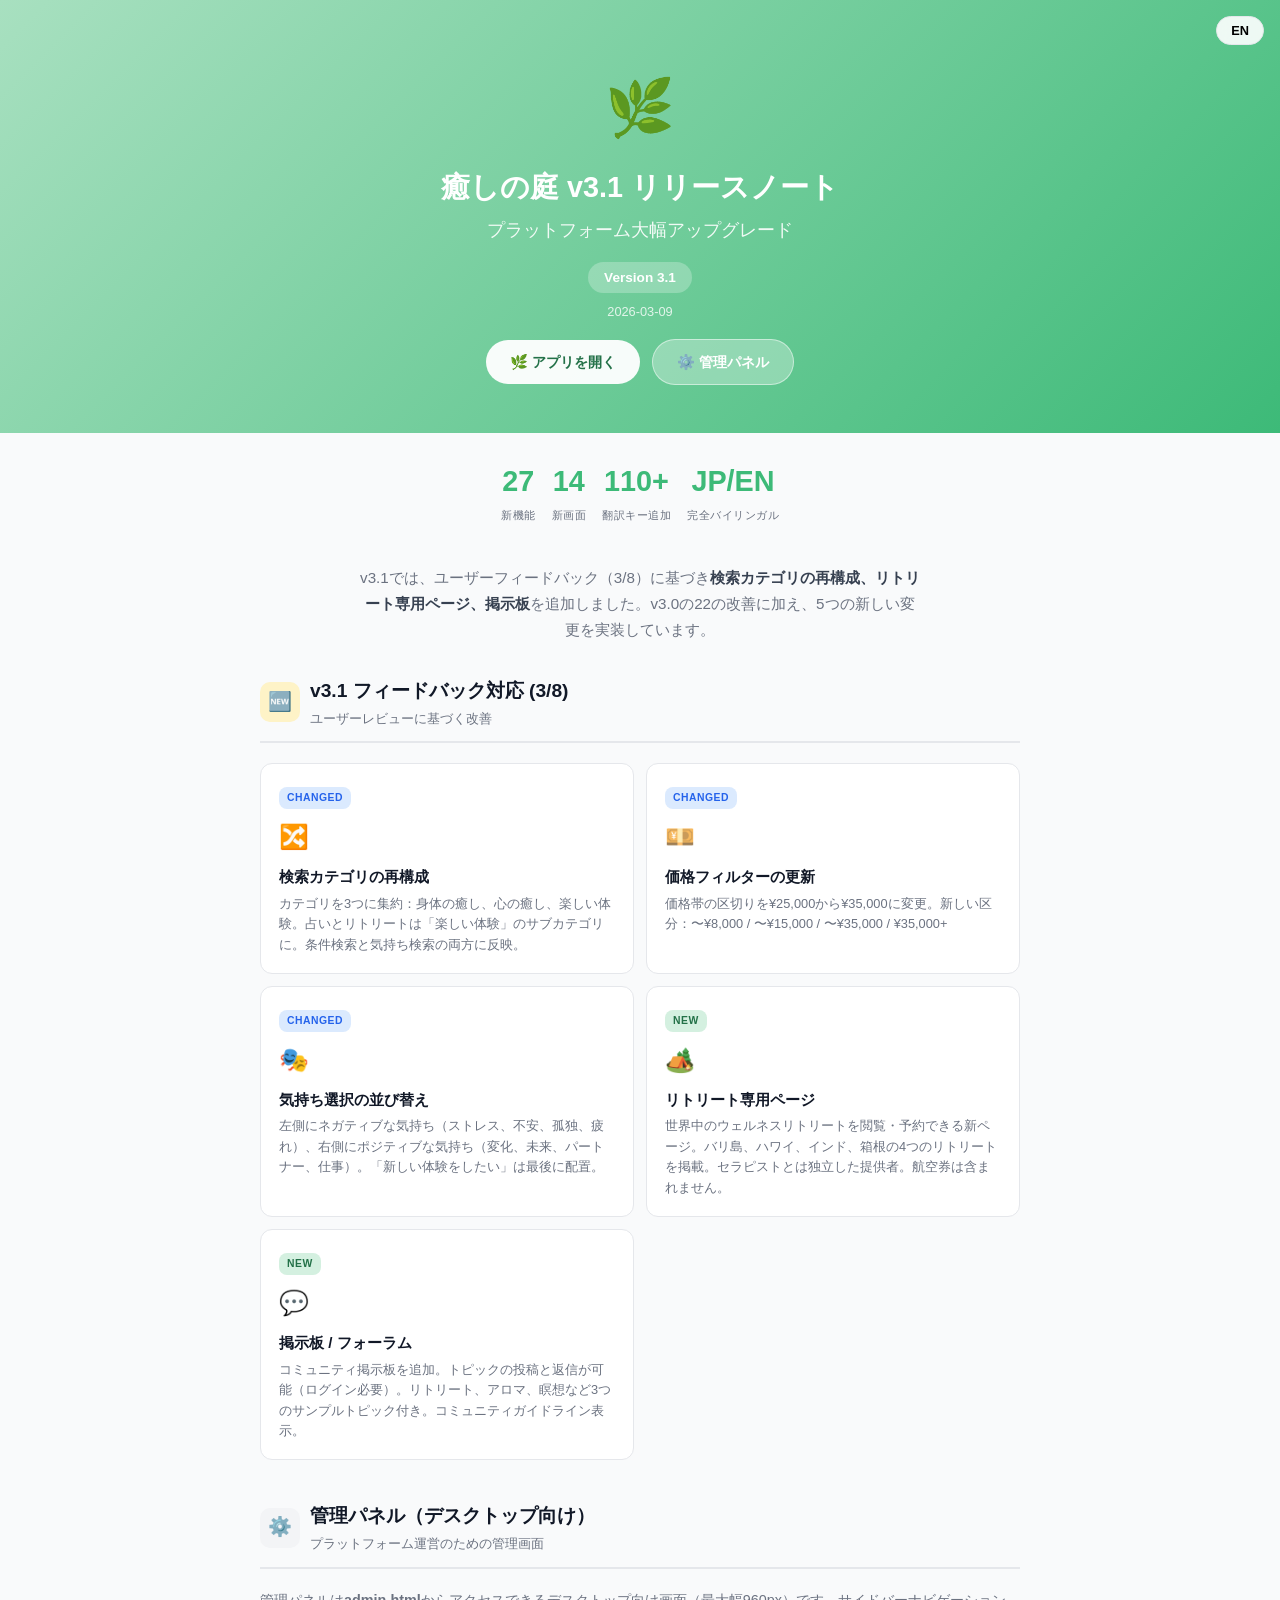
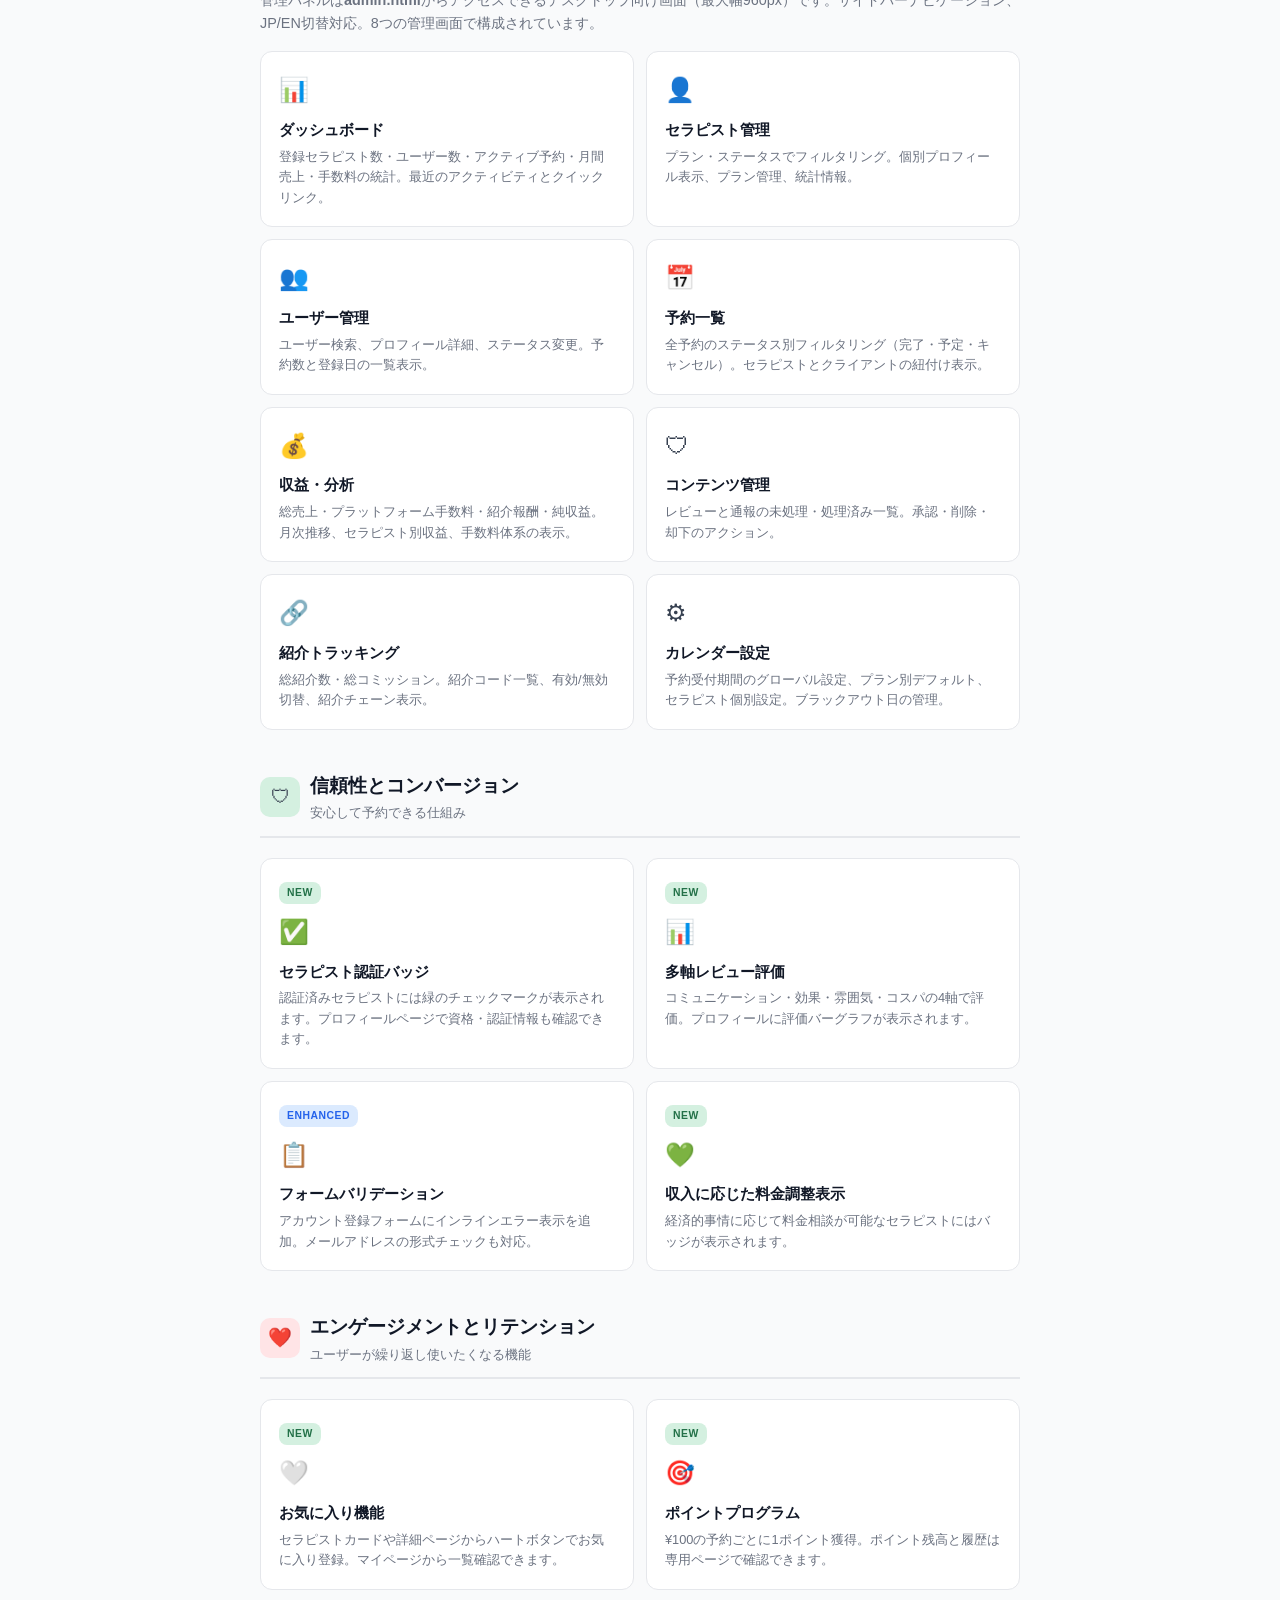
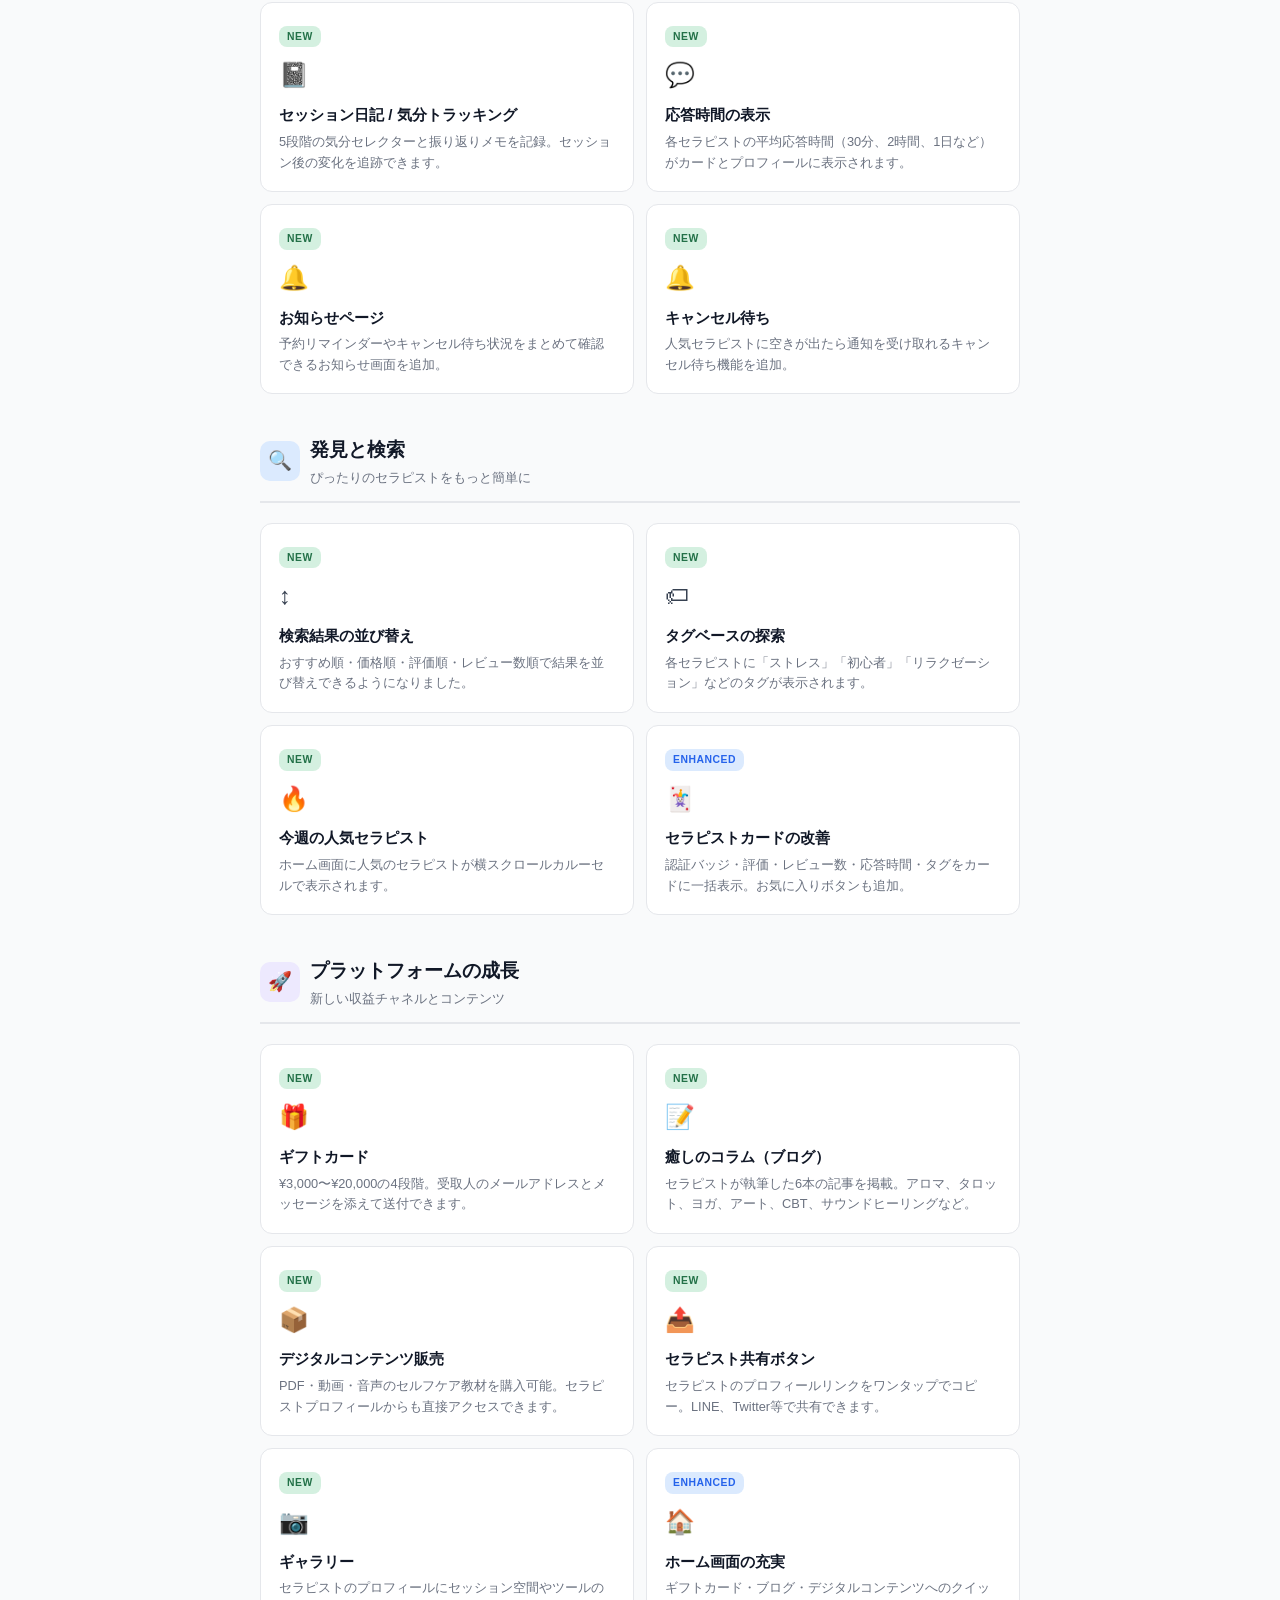
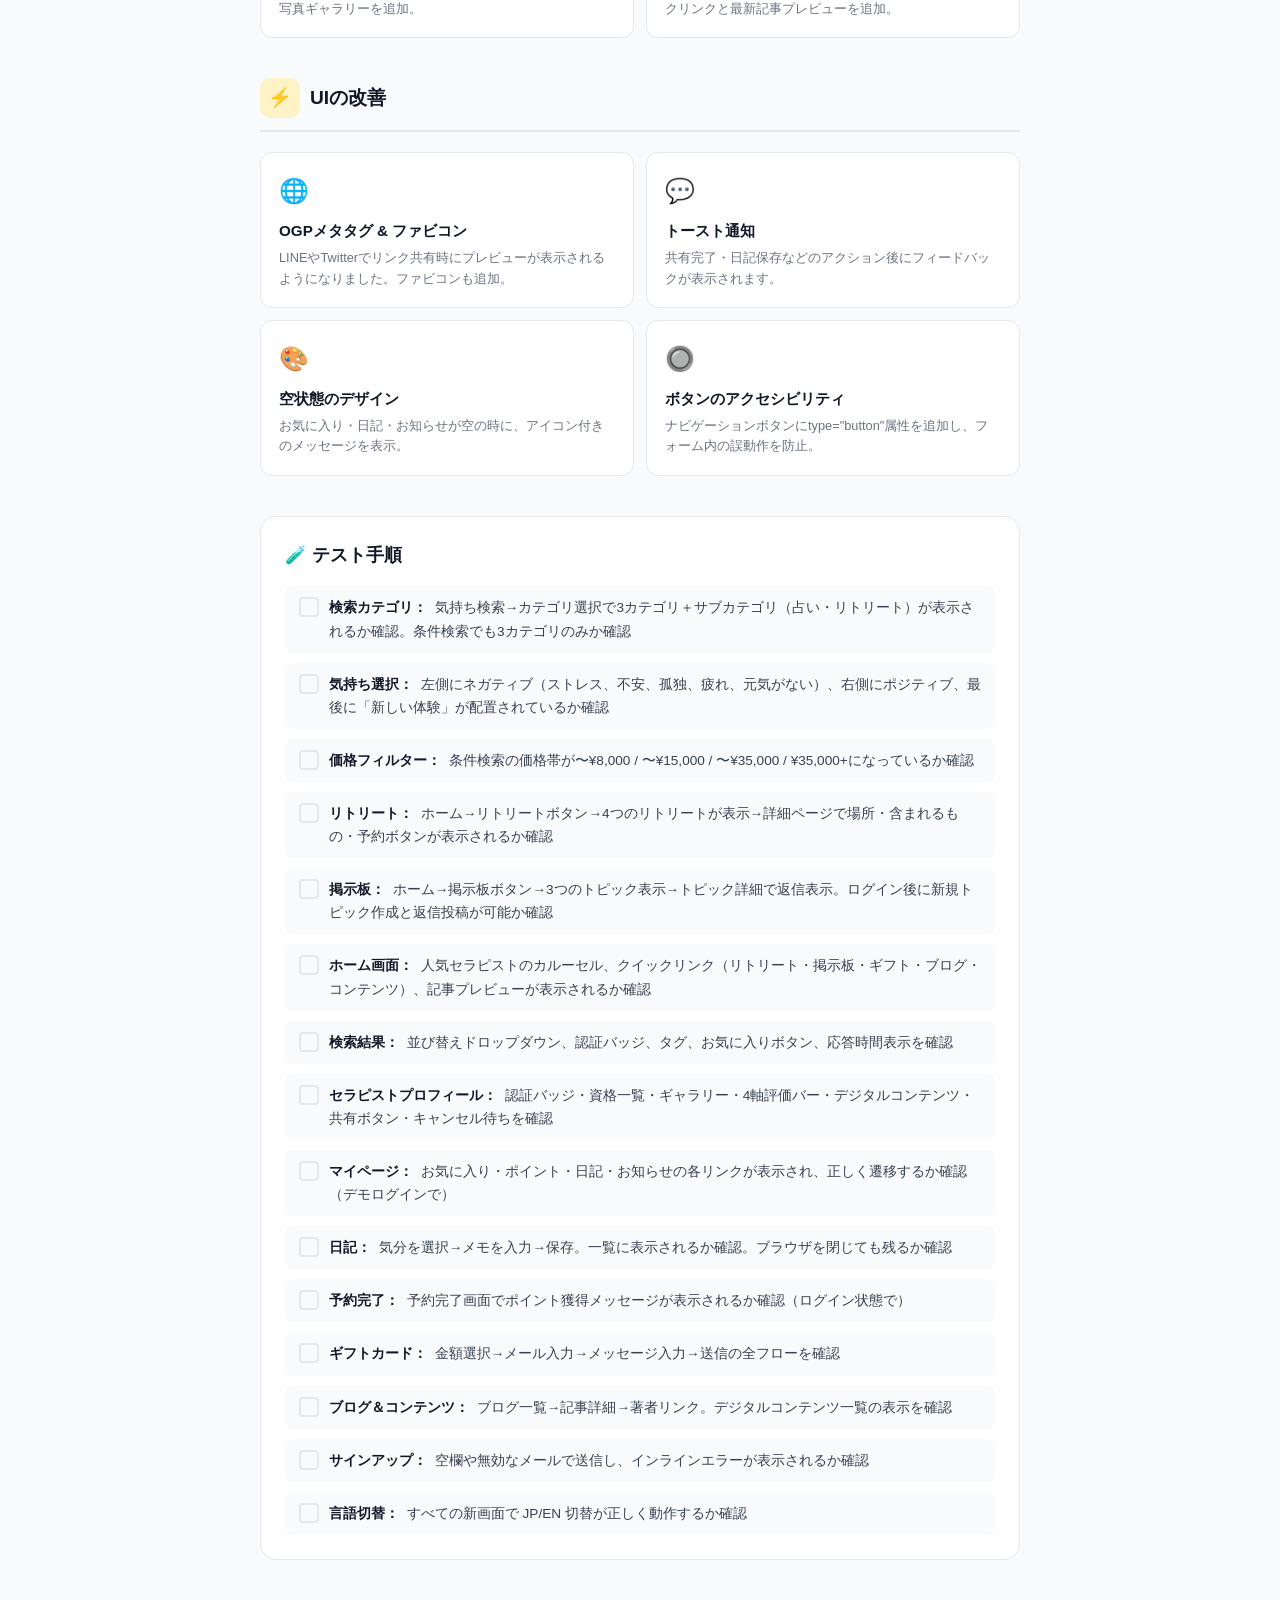
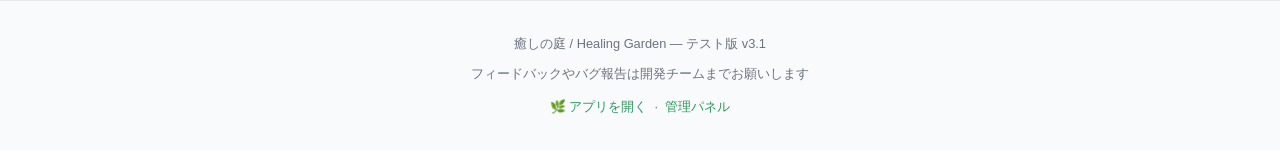
<file: release-notes-v3.html>
<!DOCTYPE html>
<html lang="ja">
<head>
  <meta charset="UTF-8">
  <meta name="viewport" content="width=device-width, initial-scale=1.0">
  <title>癒しの庭 v3.1 Release Notes / Healing Garden v3.1 リリースノート</title>
  <style>
    :root {
      --green-50: #f0faf4;
      --green-100: #d4f0e0;
      --green-500: #3dba78;
      --green-600: #2f9660;
      --green-700: #237148;
      --amber-50: #fffbeb;
      --amber-100: #fef3c7;
      --amber-600: #d97706;
      --purple-50: #f5f3ff;
      --purple-100: #ede9fe;
      --purple-600: #7c3aed;
      --blue-50: #eff6ff;
      --blue-100: #dbeafe;
      --blue-600: #2563eb;
      --rose-50: #fff1f2;
      --rose-100: #ffe4e6;
      --rose-600: #e11d48;
      --gray-50: #f9fafb;
      --gray-100: #f3f4f6;
      --gray-200: #e5e7eb;
      --gray-500: #6b7280;
      --gray-700: #374151;
      --gray-900: #111827;
    }
    * { margin: 0; padding: 0; box-sizing: border-box; }
    body {
      font-family: -apple-system, BlinkMacSystemFont, 'Hiragino Sans', 'Hiragino Kaku Gothic ProN', 'Noto Sans JP', sans-serif;
      background: var(--gray-50);
      color: var(--gray-700);
      line-height: 1.7;
    }
    .hero {
      background: linear-gradient(135deg, #a8e0c0, #3dba78);
      color: white;
      text-align: center;
      padding: 60px 24px 48px;
    }
    .hero-logo { font-size: 3.5rem; margin-bottom: 8px; }
    .hero h1 { font-size: 1.8rem; font-weight: 800; margin-bottom: 4px; }
    .hero .subtitle { font-size: 1.1rem; opacity: 0.9; margin-bottom: 4px; }
    .hero .version {
      display: inline-block;
      background: rgba(255,255,255,0.25);
      padding: 4px 16px;
      border-radius: 20px;
      font-size: 0.85rem;
      font-weight: 600;
      margin-top: 12px;
    }
    .hero .date { font-size: 0.8rem; opacity: 0.8; margin-top: 8px; }
    .container { max-width: 800px; margin: 0 auto; padding: 0 20px; }
    .intro {
      text-align: center;
      padding: 32px 20px;
      font-size: 0.95rem;
      color: var(--gray-500);
      max-width: 600px;
      margin: 0 auto;
    }
    .intro strong { color: var(--gray-700); }

    .section { margin-bottom: 40px; }
    .section-header {
      display: flex;
      align-items: center;
      gap: 10px;
      margin-bottom: 20px;
      padding-bottom: 12px;
      border-bottom: 2px solid var(--gray-200);
    }
    .section-icon {
      width: 40px;
      height: 40px;
      border-radius: 10px;
      display: flex;
      align-items: center;
      justify-content: center;
      font-size: 1.2rem;
      flex-shrink: 0;
    }
    .section-header h2 { font-size: 1.2rem; font-weight: 700; color: var(--gray-900); }
    .section-header .section-desc { font-size: 0.8rem; color: var(--gray-500); }

    .features-grid {
      display: grid;
      grid-template-columns: 1fr;
      gap: 12px;
    }
    @media (min-width: 600px) {
      .features-grid { grid-template-columns: 1fr 1fr; }
    }
    .feature-card {
      background: white;
      border: 1px solid var(--gray-200);
      border-radius: 12px;
      padding: 18px;
      transition: box-shadow 0.2s;
    }
    .feature-card:hover {
      box-shadow: 0 4px 16px rgba(0,0,0,0.06);
    }
    .feature-card .feature-emoji {
      font-size: 1.5rem;
      margin-bottom: 6px;
    }
    .feature-card h3 {
      font-size: 0.95rem;
      font-weight: 700;
      color: var(--gray-900);
      margin-bottom: 4px;
    }
    .feature-card p {
      font-size: 0.8rem;
      color: var(--gray-500);
      line-height: 1.6;
    }
    .feature-card .badge {
      display: inline-block;
      padding: 2px 8px;
      border-radius: 8px;
      font-size: 0.65rem;
      font-weight: 700;
      text-transform: uppercase;
      letter-spacing: 0.5px;
      margin-bottom: 8px;
    }
    .badge-new { background: var(--green-100); color: var(--green-700); }
    .badge-enhanced { background: var(--blue-100); color: var(--blue-600); }

    .highlight-row {
      display: flex;
      gap: 12px;
      overflow-x: auto;
      padding-bottom: 8px;
      margin-bottom: 24px;
    }
    .highlight-card {
      flex-shrink: 0;
      width: 200px;
      background: white;
      border: 1px solid var(--gray-200);
      border-radius: 12px;
      padding: 16px;
      text-align: center;
    }
    .highlight-card .h-icon { font-size: 2rem; margin-bottom: 6px; }
    .highlight-card h4 { font-size: 0.85rem; margin-bottom: 2px; }
    .highlight-card p { font-size: 0.75rem; color: var(--gray-500); }

    .test-section {
      background: white;
      border: 1px solid var(--gray-200);
      border-radius: 16px;
      padding: 24px;
      margin-bottom: 40px;
    }
    .test-section h2 {
      font-size: 1.1rem;
      font-weight: 700;
      margin-bottom: 16px;
      color: var(--gray-900);
    }
    .test-checklist {
      list-style: none;
      display: flex;
      flex-direction: column;
      gap: 10px;
    }
    .test-checklist li {
      display: flex;
      align-items: flex-start;
      gap: 10px;
      font-size: 0.85rem;
      padding: 10px 14px;
      background: var(--gray-50);
      border-radius: 8px;
    }
    .test-checklist .check {
      width: 20px;
      height: 20px;
      border: 2px solid var(--gray-200);
      border-radius: 4px;
      flex-shrink: 0;
      margin-top: 1px;
    }
    .test-checklist .step-label {
      font-weight: 600;
      color: var(--gray-900);
      margin-right: 4px;
    }

    .stats-bar {
      display: flex;
      gap: 16px;
      justify-content: center;
      flex-wrap: wrap;
      padding: 24px 0 8px;
    }
    .stat-item {
      text-align: center;
    }
    .stat-item .stat-num {
      font-size: 1.8rem;
      font-weight: 800;
      color: var(--green-500);
    }
    .stat-item .stat-label {
      font-size: 0.7rem;
      color: var(--gray-500);
      text-transform: uppercase;
      letter-spacing: 0.5px;
    }

    footer {
      text-align: center;
      padding: 32px 20px;
      color: var(--gray-500);
      font-size: 0.8rem;
      border-top: 1px solid var(--gray-200);
    }
    footer a {
      color: var(--green-600);
      text-decoration: none;
    }

    /* JP/EN toggle */
    .lang-toggle {
      position: fixed;
      top: 16px;
      right: 16px;
      background: rgba(255,255,255,0.9);
      border: 1px solid var(--gray-200);
      padding: 6px 14px;
      border-radius: 20px;
      font-size: 0.8rem;
      font-weight: 600;
      cursor: pointer;
      z-index: 100;
      backdrop-filter: blur(8px);
    }
    .lang-en { display: none; }
    body.en .lang-ja { display: none; }
    body.en .lang-en { display: block; display: initial; }
  </style>
</head>
<body>
  <button class="lang-toggle" onclick="document.body.classList.toggle('en'); this.textContent = document.body.classList.contains('en') ? 'JP' : 'EN'">EN</button>

  <div class="hero">
    <div class="hero-logo">🌿</div>
    <h1>
      <span class="lang-ja">癒しの庭 v3.1 リリースノート</span>
      <span class="lang-en">Healing Garden v3.1 Release Notes</span>
    </h1>
    <div class="subtitle">
      <span class="lang-ja">プラットフォーム大幅アップグレード</span>
      <span class="lang-en">Major Platform Upgrade</span>
    </div>
    <div class="version">Version 3.1</div>
    <div class="date">2026-03-09</div>
    <div style="margin-top:16px">
      <a href="https://eurpeb2012.github.io/CI_Website/" style="display:inline-block;background:rgba(255,255,255,0.95);color:var(--green-700);padding:10px 24px;border-radius:24px;text-decoration:none;font-weight:700;font-size:0.9rem;transition:transform 0.2s" onmouseover="this.style.transform='scale(1.05)'" onmouseout="this.style.transform='scale(1)'">
        <span class="lang-ja">🌿 アプリを開く</span>
        <span class="lang-en">🌿 Open the App</span>
      </a>
      <a href="https://eurpeb2012.github.io/CI_Website/admin.html" style="display:inline-block;background:rgba(255,255,255,0.3);color:white;padding:10px 24px;border-radius:24px;text-decoration:none;font-weight:700;font-size:0.9rem;transition:transform 0.2s;margin-left:8px;border:1px solid rgba(255,255,255,0.5)" onmouseover="this.style.transform='scale(1.05)'" onmouseout="this.style.transform='scale(1)'">
        <span class="lang-ja">⚙️ 管理パネル</span>
        <span class="lang-en">⚙️ Admin Panel</span>
      </a>
    </div>
  </div>

  <div class="stats-bar">
    <div class="stat-item">
      <div class="stat-num">27</div>
      <div class="stat-label">
        <span class="lang-ja">新機能</span>
        <span class="lang-en">New Features</span>
      </div>
    </div>
    <div class="stat-item">
      <div class="stat-num">14</div>
      <div class="stat-label">
        <span class="lang-ja">新画面</span>
        <span class="lang-en">New Screens</span>
      </div>
    </div>
    <div class="stat-item">
      <div class="stat-num">110+</div>
      <div class="stat-label">
        <span class="lang-ja">翻訳キー追加</span>
        <span class="lang-en">New i18n Keys</span>
      </div>
    </div>
    <div class="stat-item">
      <div class="stat-num">JP/EN</div>
      <div class="stat-label">
        <span class="lang-ja">完全バイリンガル</span>
        <span class="lang-en">Fully Bilingual</span>
      </div>
    </div>
  </div>

  <div class="intro">
    <span class="lang-ja">
      v3.1では、ユーザーフィードバック（3/8）に基づき<strong>検索カテゴリの再構成、リトリート専用ページ、掲示板</strong>を追加しました。v3.0の22の改善に加え、5つの新しい変更を実装しています。
    </span>
    <span class="lang-en">
      v3.1 adds <strong>restructured search categories, a dedicated Retreats section, and a community Message Board</strong> based on user feedback (3/8). These 5 changes build on top of the 22 improvements from v3.0.
    </span>
  </div>

  <div class="container">

    <!-- v3.1 Changes (Mar 9 Feedback) -->
    <div class="section">
      <div class="section-header">
        <div class="section-icon" style="background:var(--amber-100)">🆕</div>
        <div>
          <h2>
            <span class="lang-ja">v3.1 フィードバック対応 (3/8)</span>
            <span class="lang-en">v3.1 Feedback Changes (Mar 8)</span>
          </h2>
          <div class="section-desc">
            <span class="lang-ja">ユーザーレビューに基づく改善</span>
            <span class="lang-en">Improvements based on user review session</span>
          </div>
        </div>
      </div>
      <div class="features-grid">
        <div class="feature-card">
          <div class="badge badge-enhanced">CHANGED</div>
          <div class="feature-emoji">🔀</div>
          <h3>
            <span class="lang-ja">検索カテゴリの再構成</span>
            <span class="lang-en">Search Categories Restructured</span>
          </h3>
          <p>
            <span class="lang-ja">カテゴリを3つに集約：身体の癒し、心の癒し、楽しい体験。占いとリトリートは「楽しい体験」のサブカテゴリに。条件検索と気持ち検索の両方に反映。</span>
            <span class="lang-en">Reduced to 3 main categories: Physical Relief, Mental Relief, Playful Interaction. Fortune Telling and Retreat are now subcategories of Playful. Applied to both criteria and feeling searches.</span>
          </p>
        </div>
        <div class="feature-card">
          <div class="badge badge-enhanced">CHANGED</div>
          <div class="feature-emoji">💴</div>
          <h3>
            <span class="lang-ja">価格フィルターの更新</span>
            <span class="lang-en">Pricing Filter Updated</span>
          </h3>
          <p>
            <span class="lang-ja">価格帯の区切りを¥25,000から¥35,000に変更。新しい区分：〜¥8,000 / 〜¥15,000 / 〜¥35,000 / ¥35,000+</span>
            <span class="lang-en">Price breakpoint changed from ¥25,000 to ¥35,000. New tiers: up to ¥8K / ¥15K / ¥35K / ¥35K+</span>
          </p>
        </div>
        <div class="feature-card">
          <div class="badge badge-enhanced">CHANGED</div>
          <div class="feature-emoji">🎭</div>
          <h3>
            <span class="lang-ja">気持ち選択の並び替え</span>
            <span class="lang-en">Feeling Options Reordered</span>
          </h3>
          <p>
            <span class="lang-ja">左側にネガティブな気持ち（ストレス、不安、孤独、疲れ）、右側にポジティブな気持ち（変化、未来、パートナー、仕事）。「新しい体験をしたい」は最後に配置。</span>
            <span class="lang-en">Left side: negative/stressed feelings. Right side: positive/aspirational. "Looking for something new" moved to last position.</span>
          </p>
        </div>
        <div class="feature-card">
          <div class="badge badge-new">NEW</div>
          <div class="feature-emoji">🏕️</div>
          <h3>
            <span class="lang-ja">リトリート専用ページ</span>
            <span class="lang-en">Dedicated Retreats Section</span>
          </h3>
          <p>
            <span class="lang-ja">世界中のウェルネスリトリートを閲覧・予約できる新ページ。バリ島、ハワイ、インド、箱根の4つのリトリートを掲載。セラピストとは独立した提供者。航空券は含まれません。</span>
            <span class="lang-en">New page to browse and book wellness retreats worldwide. 4 retreats: Bali, Hawaii, India, Hakone. Independent providers (not therapists). Airfare not included.</span>
          </p>
        </div>
        <div class="feature-card">
          <div class="badge badge-new">NEW</div>
          <div class="feature-emoji">💬</div>
          <h3>
            <span class="lang-ja">掲示板 / フォーラム</span>
            <span class="lang-en">Message Board / Forum</span>
          </h3>
          <p>
            <span class="lang-ja">コミュニティ掲示板を追加。トピックの投稿と返信が可能（ログイン必要）。リトリート、アロマ、瞑想など3つのサンプルトピック付き。コミュニティガイドライン表示。</span>
            <span class="lang-en">Community message board added. Post topics and replies (login required). 3 sample threads on retreats, aromatherapy, and meditation. Community guidelines shown.</span>
          </p>
        </div>
      </div>
    </div>

    <!-- Admin Panel -->
    <div class="section">
      <div class="section-header">
        <div class="section-icon" style="background:var(--gray-100)">⚙️</div>
        <div>
          <h2>
            <span class="lang-ja">管理パネル（デスクトップ向け）</span>
            <span class="lang-en">Admin Panel (Desktop)</span>
          </h2>
          <div class="section-desc">
            <span class="lang-ja">プラットフォーム運営のための管理画面</span>
            <span class="lang-en">Platform management dashboard for operators</span>
          </div>
        </div>
      </div>
      <p style="font-size:0.9rem;color:var(--gray-500);margin-bottom:16px;line-height:1.6">
        <span class="lang-ja">管理パネルは<strong>admin.html</strong>からアクセスできるデスクトップ向け画面（最大幅960px）です。サイドバーナビゲーション、JP/EN切替対応。8つの管理画面で構成されています。</span>
        <span class="lang-en">The admin panel is a desktop-focused interface (960px max-width) accessible via <strong>admin.html</strong>. It features sidebar navigation with JP/EN toggle and 8 management screens.</span>
      </p>
      <div class="features-grid">
        <div class="feature-card">
          <div class="feature-emoji">📊</div>
          <h3>
            <span class="lang-ja">ダッシュボード</span>
            <span class="lang-en">Dashboard</span>
          </h3>
          <p>
            <span class="lang-ja">登録セラピスト数・ユーザー数・アクティブ予約・月間売上・手数料の統計。最近のアクティビティとクイックリンク。</span>
            <span class="lang-en">Stats for therapists, users, active bookings, monthly revenue, and fees. Recent activity feed and quick links.</span>
          </p>
        </div>
        <div class="feature-card">
          <div class="feature-emoji">👤</div>
          <h3>
            <span class="lang-ja">セラピスト管理</span>
            <span class="lang-en">Therapist Management</span>
          </h3>
          <p>
            <span class="lang-ja">プラン・ステータスでフィルタリング。個別プロフィール表示、プラン管理、統計情報。</span>
            <span class="lang-en">Filter by tier and status. Individual profiles, tier management, and statistics.</span>
          </p>
        </div>
        <div class="feature-card">
          <div class="feature-emoji">👥</div>
          <h3>
            <span class="lang-ja">ユーザー管理</span>
            <span class="lang-en">User Management</span>
          </h3>
          <p>
            <span class="lang-ja">ユーザー検索、プロフィール詳細、ステータス変更。予約数と登録日の一覧表示。</span>
            <span class="lang-en">User search, profile details, status changes. Booking counts and join dates listed.</span>
          </p>
        </div>
        <div class="feature-card">
          <div class="feature-emoji">📅</div>
          <h3>
            <span class="lang-ja">予約一覧</span>
            <span class="lang-en">Bookings</span>
          </h3>
          <p>
            <span class="lang-ja">全予約のステータス別フィルタリング（完了・予定・キャンセル）。セラピストとクライアントの紐付け表示。</span>
            <span class="lang-en">Filter all bookings by status (completed, upcoming, cancelled). Shows therapist-client associations.</span>
          </p>
        </div>
        <div class="feature-card">
          <div class="feature-emoji">💰</div>
          <h3>
            <span class="lang-ja">収益・分析</span>
            <span class="lang-en">Revenue & Analytics</span>
          </h3>
          <p>
            <span class="lang-ja">総売上・プラットフォーム手数料・紹介報酬・純収益。月次推移、セラピスト別収益、手数料体系の表示。</span>
            <span class="lang-en">Gross revenue, platform fees, referral payouts, and net income. Monthly trends, per-therapist breakdown, and fee structure.</span>
          </p>
        </div>
        <div class="feature-card">
          <div class="feature-emoji">🛡</div>
          <h3>
            <span class="lang-ja">コンテンツ管理</span>
            <span class="lang-en">Moderation</span>
          </h3>
          <p>
            <span class="lang-ja">レビューと通報の未処理・処理済み一覧。承認・削除・却下のアクション。</span>
            <span class="lang-en">Pending and resolved reviews/reports. Approve, remove, or dismiss actions.</span>
          </p>
        </div>
        <div class="feature-card">
          <div class="feature-emoji">🔗</div>
          <h3>
            <span class="lang-ja">紹介トラッキング</span>
            <span class="lang-en">Referral Tracking</span>
          </h3>
          <p>
            <span class="lang-ja">総紹介数・総コミッション。紹介コード一覧、有効/無効切替、紹介チェーン表示。</span>
            <span class="lang-en">Total referrals and commissions. Referral code list with enable/disable toggle and referral chains.</span>
          </p>
        </div>
        <div class="feature-card">
          <div class="feature-emoji">⚙</div>
          <h3>
            <span class="lang-ja">カレンダー設定</span>
            <span class="lang-en">Calendar Settings</span>
          </h3>
          <p>
            <span class="lang-ja">予約受付期間のグローバル設定、プラン別デフォルト、セラピスト個別設定。ブラックアウト日の管理。</span>
            <span class="lang-en">Global booking window settings, per-tier defaults, per-therapist overrides, and blackout date management.</span>
          </p>
        </div>
      </div>
    </div>

    <!-- v3.0 Features Below -->

    <!-- Trust & Conversion -->
    <div class="section">
      <div class="section-header">
        <div class="section-icon" style="background:var(--green-100)">🛡</div>
        <div>
          <h2>
            <span class="lang-ja">信頼性とコンバージョン</span>
            <span class="lang-en">Trust & Conversion</span>
          </h2>
          <div class="section-desc">
            <span class="lang-ja">安心して予約できる仕組み</span>
            <span class="lang-en">Building confidence in every booking</span>
          </div>
        </div>
      </div>
      <div class="features-grid">
        <div class="feature-card">
          <div class="badge badge-new">NEW</div>
          <div class="feature-emoji">✅</div>
          <h3>
            <span class="lang-ja">セラピスト認証バッジ</span>
            <span class="lang-en">Therapist Verification Badges</span>
          </h3>
          <p>
            <span class="lang-ja">認証済みセラピストには緑のチェックマークが表示されます。プロフィールページで資格・認証情報も確認できます。</span>
            <span class="lang-en">Verified therapists show a green checkmark on cards and profiles. Credentials and certifications are now displayed on profile pages.</span>
          </p>
        </div>
        <div class="feature-card">
          <div class="badge badge-new">NEW</div>
          <div class="feature-emoji">📊</div>
          <h3>
            <span class="lang-ja">多軸レビュー評価</span>
            <span class="lang-en">Multi-Axis Review Ratings</span>
          </h3>
          <p>
            <span class="lang-ja">コミュニケーション・効果・雰囲気・コスパの4軸で評価。プロフィールに評価バーグラフが表示されます。</span>
            <span class="lang-en">Reviews now rate Communication, Effectiveness, Atmosphere, and Value. Profile pages show aggregated rating bars.</span>
          </p>
        </div>
        <div class="feature-card">
          <div class="badge badge-enhanced">ENHANCED</div>
          <div class="feature-emoji">📋</div>
          <h3>
            <span class="lang-ja">フォームバリデーション</span>
            <span class="lang-en">Form Validation</span>
          </h3>
          <p>
            <span class="lang-ja">アカウント登録フォームにインラインエラー表示を追加。メールアドレスの形式チェックも対応。</span>
            <span class="lang-en">Signup form now shows inline field errors with email format validation. No more silent failures.</span>
          </p>
        </div>
        <div class="feature-card">
          <div class="badge badge-new">NEW</div>
          <div class="feature-emoji">💚</div>
          <h3>
            <span class="lang-ja">収入に応じた料金調整表示</span>
            <span class="lang-en">Sliding Scale Pricing Indicator</span>
          </h3>
          <p>
            <span class="lang-ja">経済的事情に応じて料金相談が可能なセラピストにはバッジが表示されます。</span>
            <span class="lang-en">Therapists who offer income-based fee adjustments now show a visible indicator on cards and profiles.</span>
          </p>
        </div>
      </div>
    </div>

    <!-- Engagement & Retention -->
    <div class="section">
      <div class="section-header">
        <div class="section-icon" style="background:var(--rose-100)">❤️</div>
        <div>
          <h2>
            <span class="lang-ja">エンゲージメントとリテンション</span>
            <span class="lang-en">Engagement & Retention</span>
          </h2>
          <div class="section-desc">
            <span class="lang-ja">ユーザーが繰り返し使いたくなる機能</span>
            <span class="lang-en">Features that keep users coming back</span>
          </div>
        </div>
      </div>
      <div class="features-grid">
        <div class="feature-card">
          <div class="badge badge-new">NEW</div>
          <div class="feature-emoji">🤍</div>
          <h3>
            <span class="lang-ja">お気に入り機能</span>
            <span class="lang-en">Favorites System</span>
          </h3>
          <p>
            <span class="lang-ja">セラピストカードや詳細ページからハートボタンでお気に入り登録。マイページから一覧確認できます。</span>
            <span class="lang-en">Tap the heart on any therapist card or profile to save. View all favorites from your profile page.</span>
          </p>
        </div>
        <div class="feature-card">
          <div class="badge badge-new">NEW</div>
          <div class="feature-emoji">🎯</div>
          <h3>
            <span class="lang-ja">ポイントプログラム</span>
            <span class="lang-en">Points / Loyalty Program</span>
          </h3>
          <p>
            <span class="lang-ja">¥100の予約ごとに1ポイント獲得。ポイント残高と履歴は専用ページで確認できます。</span>
            <span class="lang-en">Earn 1 point per ¥100 spent on bookings. Track balance and history on a dedicated points page.</span>
          </p>
        </div>
        <div class="feature-card">
          <div class="badge badge-new">NEW</div>
          <div class="feature-emoji">📓</div>
          <h3>
            <span class="lang-ja">セッション日記 / 気分トラッキング</span>
            <span class="lang-en">Session Journal / Mood Tracking</span>
          </h3>
          <p>
            <span class="lang-ja">5段階の気分セレクターと振り返りメモを記録。セッション後の変化を追跡できます。</span>
            <span class="lang-en">Record your mood (5 levels) and reflection notes after sessions. Track your wellness journey over time.</span>
          </p>
        </div>
        <div class="feature-card">
          <div class="badge badge-new">NEW</div>
          <div class="feature-emoji">💬</div>
          <h3>
            <span class="lang-ja">応答時間の表示</span>
            <span class="lang-en">Response Time Display</span>
          </h3>
          <p>
            <span class="lang-ja">各セラピストの平均応答時間（30分、2時間、1日など）がカードとプロフィールに表示されます。</span>
            <span class="lang-en">Each therapist's average response time (30m, 2h, 1d, etc.) is shown on cards and profiles.</span>
          </p>
        </div>
        <div class="feature-card">
          <div class="badge badge-new">NEW</div>
          <div class="feature-emoji">🔔</div>
          <h3>
            <span class="lang-ja">お知らせページ</span>
            <span class="lang-en">Notifications Page</span>
          </h3>
          <p>
            <span class="lang-ja">予約リマインダーやキャンセル待ち状況をまとめて確認できるお知らせ画面を追加。</span>
            <span class="lang-en">New notifications page showing booking reminders and waitlist status in one place.</span>
          </p>
        </div>
        <div class="feature-card">
          <div class="badge badge-new">NEW</div>
          <div class="feature-emoji">🔔</div>
          <h3>
            <span class="lang-ja">キャンセル待ち</span>
            <span class="lang-en">Waitlist</span>
          </h3>
          <p>
            <span class="lang-ja">人気セラピストに空きが出たら通知を受け取れるキャンセル待ち機能を追加。</span>
            <span class="lang-en">Join a waitlist for popular therapists and get notified when a slot opens up.</span>
          </p>
        </div>
      </div>
    </div>

    <!-- Discovery & Search -->
    <div class="section">
      <div class="section-header">
        <div class="section-icon" style="background:var(--blue-100)">🔍</div>
        <div>
          <h2>
            <span class="lang-ja">発見と検索</span>
            <span class="lang-en">Discovery & Search</span>
          </h2>
          <div class="section-desc">
            <span class="lang-ja">ぴったりのセラピストをもっと簡単に</span>
            <span class="lang-en">Find the right therapist faster</span>
          </div>
        </div>
      </div>
      <div class="features-grid">
        <div class="feature-card">
          <div class="badge badge-new">NEW</div>
          <div class="feature-emoji">↕️</div>
          <h3>
            <span class="lang-ja">検索結果の並び替え</span>
            <span class="lang-en">Sort Options for Results</span>
          </h3>
          <p>
            <span class="lang-ja">おすすめ順・価格順・評価順・レビュー数順で結果を並び替えできるようになりました。</span>
            <span class="lang-en">Sort results by recommended, price (low/high), highest rated, or most reviews.</span>
          </p>
        </div>
        <div class="feature-card">
          <div class="badge badge-new">NEW</div>
          <div class="feature-emoji">🏷</div>
          <h3>
            <span class="lang-ja">タグベースの探索</span>
            <span class="lang-en">Tag-Based Discovery</span>
          </h3>
          <p>
            <span class="lang-ja">各セラピストに「ストレス」「初心者」「リラクゼーション」などのタグが表示されます。</span>
            <span class="lang-en">Therapist cards now show specialty tags like "stress", "beginners", "relaxation" for quick scanning.</span>
          </p>
        </div>
        <div class="feature-card">
          <div class="badge badge-new">NEW</div>
          <div class="feature-emoji">🔥</div>
          <h3>
            <span class="lang-ja">今週の人気セラピスト</span>
            <span class="lang-en">Trending Therapists</span>
          </h3>
          <p>
            <span class="lang-ja">ホーム画面に人気のセラピストが横スクロールカルーセルで表示されます。</span>
            <span class="lang-en">The home screen now features top therapists in a horizontal scroll carousel.</span>
          </p>
        </div>
        <div class="feature-card">
          <div class="badge badge-enhanced">ENHANCED</div>
          <div class="feature-emoji">🃏</div>
          <h3>
            <span class="lang-ja">セラピストカードの改善</span>
            <span class="lang-en">Enhanced Therapist Cards</span>
          </h3>
          <p>
            <span class="lang-ja">認証バッジ・評価・レビュー数・応答時間・タグをカードに一括表示。お気に入りボタンも追加。</span>
            <span class="lang-en">Cards now show verification, rating, review count, response time, tags, and a favorite button at a glance.</span>
          </p>
        </div>
      </div>
    </div>

    <!-- Platform Growth -->
    <div class="section">
      <div class="section-header">
        <div class="section-icon" style="background:var(--purple-100)">🚀</div>
        <div>
          <h2>
            <span class="lang-ja">プラットフォームの成長</span>
            <span class="lang-en">Platform Growth</span>
          </h2>
          <div class="section-desc">
            <span class="lang-ja">新しい収益チャネルとコンテンツ</span>
            <span class="lang-en">New revenue channels and content</span>
          </div>
        </div>
      </div>
      <div class="features-grid">
        <div class="feature-card">
          <div class="badge badge-new">NEW</div>
          <div class="feature-emoji">🎁</div>
          <h3>
            <span class="lang-ja">ギフトカード</span>
            <span class="lang-en">Gift Cards</span>
          </h3>
          <p>
            <span class="lang-ja">¥3,000〜¥20,000の4段階。受取人のメールアドレスとメッセージを添えて送付できます。</span>
            <span class="lang-en">4 tiers from ¥3,000 to ¥20,000. Send with a recipient email and personal message.</span>
          </p>
        </div>
        <div class="feature-card">
          <div class="badge badge-new">NEW</div>
          <div class="feature-emoji">📝</div>
          <h3>
            <span class="lang-ja">癒しのコラム（ブログ）</span>
            <span class="lang-en">Wellness Articles (Blog)</span>
          </h3>
          <p>
            <span class="lang-ja">セラピストが執筆した6本の記事を掲載。アロマ、タロット、ヨガ、アート、CBT、サウンドヒーリングなど。</span>
            <span class="lang-en">6 therapist-written articles covering aromatherapy, tarot, yoga, art, CBT, and sound healing.</span>
          </p>
        </div>
        <div class="feature-card">
          <div class="badge badge-new">NEW</div>
          <div class="feature-emoji">📦</div>
          <h3>
            <span class="lang-ja">デジタルコンテンツ販売</span>
            <span class="lang-en">Digital Content Marketplace</span>
          </h3>
          <p>
            <span class="lang-ja">PDF・動画・音声のセルフケア教材を購入可能。セラピストプロフィールからも直接アクセスできます。</span>
            <span class="lang-en">Purchase PDF, video, and audio self-care resources. Also accessible directly from therapist profiles.</span>
          </p>
        </div>
        <div class="feature-card">
          <div class="badge badge-new">NEW</div>
          <div class="feature-emoji">📤</div>
          <h3>
            <span class="lang-ja">セラピスト共有ボタン</span>
            <span class="lang-en">Share Therapist Button</span>
          </h3>
          <p>
            <span class="lang-ja">セラピストのプロフィールリンクをワンタップでコピー。LINE、Twitter等で共有できます。</span>
            <span class="lang-en">Copy a therapist's profile link with one tap. Share via LINE, Twitter, or any messaging app.</span>
          </p>
        </div>
        <div class="feature-card">
          <div class="badge badge-new">NEW</div>
          <div class="feature-emoji">📷</div>
          <h3>
            <span class="lang-ja">ギャラリー</span>
            <span class="lang-en">Therapist Gallery</span>
          </h3>
          <p>
            <span class="lang-ja">セラピストのプロフィールにセッション空間やツールの写真ギャラリーを追加。</span>
            <span class="lang-en">Therapist profiles now include a gallery section showcasing their space and tools.</span>
          </p>
        </div>
        <div class="feature-card">
          <div class="badge badge-enhanced">ENHANCED</div>
          <div class="feature-emoji">🏠</div>
          <h3>
            <span class="lang-ja">ホーム画面の充実</span>
            <span class="lang-en">Enhanced Home Screen</span>
          </h3>
          <p>
            <span class="lang-ja">ギフトカード・ブログ・デジタルコンテンツへのクイックリンクと最新記事プレビューを追加。</span>
            <span class="lang-en">Quick links to Gift Cards, Blog, and Digital Content plus article previews on the landing page.</span>
          </p>
        </div>
      </div>
    </div>

    <!-- Quick Wins -->
    <div class="section">
      <div class="section-header">
        <div class="section-icon" style="background:var(--amber-100)">⚡</div>
        <div>
          <h2>
            <span class="lang-ja">UIの改善</span>
            <span class="lang-en">UI Improvements</span>
          </h2>
        </div>
      </div>
      <div class="features-grid">
        <div class="feature-card">
          <div class="feature-emoji">🌐</div>
          <h3>
            <span class="lang-ja">OGPメタタグ & ファビコン</span>
            <span class="lang-en">OGP Meta Tags & Favicon</span>
          </h3>
          <p>
            <span class="lang-ja">LINEやTwitterでリンク共有時にプレビューが表示されるようになりました。ファビコンも追加。</span>
            <span class="lang-en">Link previews now appear when sharing on LINE, Twitter, etc. Favicon added.</span>
          </p>
        </div>
        <div class="feature-card">
          <div class="feature-emoji">💬</div>
          <h3>
            <span class="lang-ja">トースト通知</span>
            <span class="lang-en">Toast Notifications</span>
          </h3>
          <p>
            <span class="lang-ja">共有完了・日記保存などのアクション後にフィードバックが表示されます。</span>
            <span class="lang-en">Visual feedback toasts for actions like sharing, journal saves, and clipboard copies.</span>
          </p>
        </div>
        <div class="feature-card">
          <div class="feature-emoji">🎨</div>
          <h3>
            <span class="lang-ja">空状態のデザイン</span>
            <span class="lang-en">Empty State Designs</span>
          </h3>
          <p>
            <span class="lang-ja">お気に入り・日記・お知らせが空の時に、アイコン付きのメッセージを表示。</span>
            <span class="lang-en">Favorites, journal, and notifications show styled empty states with icons instead of blank pages.</span>
          </p>
        </div>
        <div class="feature-card">
          <div class="feature-emoji">🔘</div>
          <h3>
            <span class="lang-ja">ボタンのアクセシビリティ</span>
            <span class="lang-en">Button Accessibility</span>
          </h3>
          <p>
            <span class="lang-ja">ナビゲーションボタンにtype="button"属性を追加し、フォーム内の誤動作を防止。</span>
            <span class="lang-en">Navigation buttons now have type="button" to prevent accidental form submissions.</span>
          </p>
        </div>
      </div>
    </div>

    <!-- Testing Guide -->
    <div class="test-section">
      <h2>
        <span class="lang-ja">🧪 テスト手順</span>
        <span class="lang-en">🧪 Testing Checklist</span>
      </h2>
      <ol class="test-checklist">
        <li>
          <div class="check"></div>
          <div>
            <span class="step-label">
              <span class="lang-ja">検索カテゴリ：</span>
              <span class="lang-en">Search Categories:</span>
            </span>
            <span class="lang-ja">気持ち検索→カテゴリ選択で3カテゴリ＋サブカテゴリ（占い・リトリート）が表示されるか確認。条件検索でも3カテゴリのみか確認</span>
            <span class="lang-en">Feeling search: verify 3 categories + subcategories (Fortune Telling / Retreat). Criteria search: verify only 3 main categories</span>
          </div>
        </li>
        <li>
          <div class="check"></div>
          <div>
            <span class="step-label">
              <span class="lang-ja">気持ち選択：</span>
              <span class="lang-en">Feelings:</span>
            </span>
            <span class="lang-ja">左側にネガティブ（ストレス、不安、孤独、疲れ、元気がない）、右側にポジティブ、最後に「新しい体験」が配置されているか確認</span>
            <span class="lang-en">Verify negative feelings on left, positive on right, "Looking for something new" is last</span>
          </div>
        </li>
        <li>
          <div class="check"></div>
          <div>
            <span class="step-label">
              <span class="lang-ja">価格フィルター：</span>
              <span class="lang-en">Pricing:</span>
            </span>
            <span class="lang-ja">条件検索の価格帯が〜¥8,000 / 〜¥15,000 / 〜¥35,000 / ¥35,000+になっているか確認</span>
            <span class="lang-en">Verify criteria price tiers are: up to ¥8K / ¥15K / ¥35K / ¥35K+</span>
          </div>
        </li>
        <li>
          <div class="check"></div>
          <div>
            <span class="step-label">
              <span class="lang-ja">リトリート：</span>
              <span class="lang-en">Retreats:</span>
            </span>
            <span class="lang-ja">ホーム→リトリートボタン→4つのリトリートが表示→詳細ページで場所・含まれるもの・予約ボタンが表示されるか確認</span>
            <span class="lang-en">Home → Retreats button → 4 retreats listed → Detail page shows location, includes, booking button</span>
          </div>
        </li>
        <li>
          <div class="check"></div>
          <div>
            <span class="step-label">
              <span class="lang-ja">掲示板：</span>
              <span class="lang-en">Forum:</span>
            </span>
            <span class="lang-ja">ホーム→掲示板ボタン→3つのトピック表示→トピック詳細で返信表示。ログイン後に新規トピック作成と返信投稿が可能か確認</span>
            <span class="lang-en">Home → Forum button → 3 threads shown → Thread detail with replies. After login: create new topic and post reply</span>
          </div>
        </li>
        <li>
          <div class="check"></div>
          <div>
            <span class="step-label">
              <span class="lang-ja">ホーム画面：</span>
              <span class="lang-en">Home Screen:</span>
            </span>
            <span class="lang-ja">人気セラピストのカルーセル、クイックリンク（リトリート・掲示板・ギフト・ブログ・コンテンツ）、記事プレビューが表示されるか確認</span>
            <span class="lang-en">Verify trending carousel, quick links (Retreats / Forum / Gift / Blog / Content), and article previews</span>
          </div>
        </li>
        <li>
          <div class="check"></div>
          <div>
            <span class="step-label">
              <span class="lang-ja">検索結果：</span>
              <span class="lang-en">Search Results:</span>
            </span>
            <span class="lang-ja">並び替えドロップダウン、認証バッジ、タグ、お気に入りボタン、応答時間表示を確認</span>
            <span class="lang-en">Check sort dropdown, verified badges, tags, favorite buttons, and response time on cards</span>
          </div>
        </li>
        <li>
          <div class="check"></div>
          <div>
            <span class="step-label">
              <span class="lang-ja">セラピストプロフィール：</span>
              <span class="lang-en">Therapist Profile:</span>
            </span>
            <span class="lang-ja">認証バッジ・資格一覧・ギャラリー・4軸評価バー・デジタルコンテンツ・共有ボタン・キャンセル待ちを確認</span>
            <span class="lang-en">Verify badge, credentials, gallery, rating bars, digital products, share button, and waitlist</span>
          </div>
        </li>
        <li>
          <div class="check"></div>
          <div>
            <span class="step-label">
              <span class="lang-ja">マイページ：</span>
              <span class="lang-en">My Profile:</span>
            </span>
            <span class="lang-ja">お気に入り・ポイント・日記・お知らせの各リンクが表示され、正しく遷移するか確認（デモログインで）</span>
            <span class="lang-en">Check favorites / points / journal / notifications links appear and navigate correctly (use Demo Login)</span>
          </div>
        </li>
        <li>
          <div class="check"></div>
          <div>
            <span class="step-label">
              <span class="lang-ja">日記：</span>
              <span class="lang-en">Journal:</span>
            </span>
            <span class="lang-ja">気分を選択→メモを入力→保存。一覧に表示されるか確認。ブラウザを閉じても残るか確認</span>
            <span class="lang-en">Select mood, write notes, save. Check it appears in list and persists across page reloads</span>
          </div>
        </li>
        <li>
          <div class="check"></div>
          <div>
            <span class="step-label">
              <span class="lang-ja">予約完了：</span>
              <span class="lang-en">Booking:</span>
            </span>
            <span class="lang-ja">予約完了画面でポイント獲得メッセージが表示されるか確認（ログイン状態で）</span>
            <span class="lang-en">Complete a booking and verify the points earned message appears on success screen (logged in)</span>
          </div>
        </li>
        <li>
          <div class="check"></div>
          <div>
            <span class="step-label">
              <span class="lang-ja">ギフトカード：</span>
              <span class="lang-en">Gift Card:</span>
            </span>
            <span class="lang-ja">金額選択→メール入力→メッセージ入力→送信の全フローを確認</span>
            <span class="lang-en">Walk through full flow: select amount, enter email, add message, send</span>
          </div>
        </li>
        <li>
          <div class="check"></div>
          <div>
            <span class="step-label">
              <span class="lang-ja">ブログ＆コンテンツ：</span>
              <span class="lang-en">Blog & Content:</span>
            </span>
            <span class="lang-ja">ブログ一覧→記事詳細→著者リンク。デジタルコンテンツ一覧の表示を確認</span>
            <span class="lang-en">Browse blog list, read detail, click author. Verify digital products listing</span>
          </div>
        </li>
        <li>
          <div class="check"></div>
          <div>
            <span class="step-label">
              <span class="lang-ja">サインアップ：</span>
              <span class="lang-en">Signup:</span>
            </span>
            <span class="lang-ja">空欄や無効なメールで送信し、インラインエラーが表示されるか確認</span>
            <span class="lang-en">Submit with empty fields or invalid email and verify inline error messages appear</span>
          </div>
        </li>
        <li>
          <div class="check"></div>
          <div>
            <span class="step-label">
              <span class="lang-ja">言語切替：</span>
              <span class="lang-en">Language:</span>
            </span>
            <span class="lang-ja">すべての新画面で JP/EN 切替が正しく動作するか確認</span>
            <span class="lang-en">Verify JP/EN toggle works correctly across all new screens</span>
          </div>
        </li>
      </ol>
    </div>

  </div>

  <footer>
    <p>
      <span class="lang-ja">癒しの庭 / Healing Garden &mdash; テスト版 v3.1</span>
      <span class="lang-en">Healing Garden &mdash; Test Build v3.1</span>
    </p>
    <p style="margin-top:8px">
      <span class="lang-ja">フィードバックやバグ報告は開発チームまでお願いします</span>
      <span class="lang-en">Please send feedback and bug reports to the development team</span>
    </p>
    <p style="margin-top:12px">
      <a href="https://eurpeb2012.github.io/CI_Website/">
        <span class="lang-ja">🌿 アプリを開く</span>
        <span class="lang-en">🌿 Open the App</span>
      </a>
      &nbsp;&middot;&nbsp;
      <a href="https://eurpeb2012.github.io/CI_Website/admin.html">
        <span class="lang-ja">管理パネル</span>
        <span class="lang-en">Admin Panel</span>
      </a>
    </p>
  </footer>

</body>
</html>
</file>
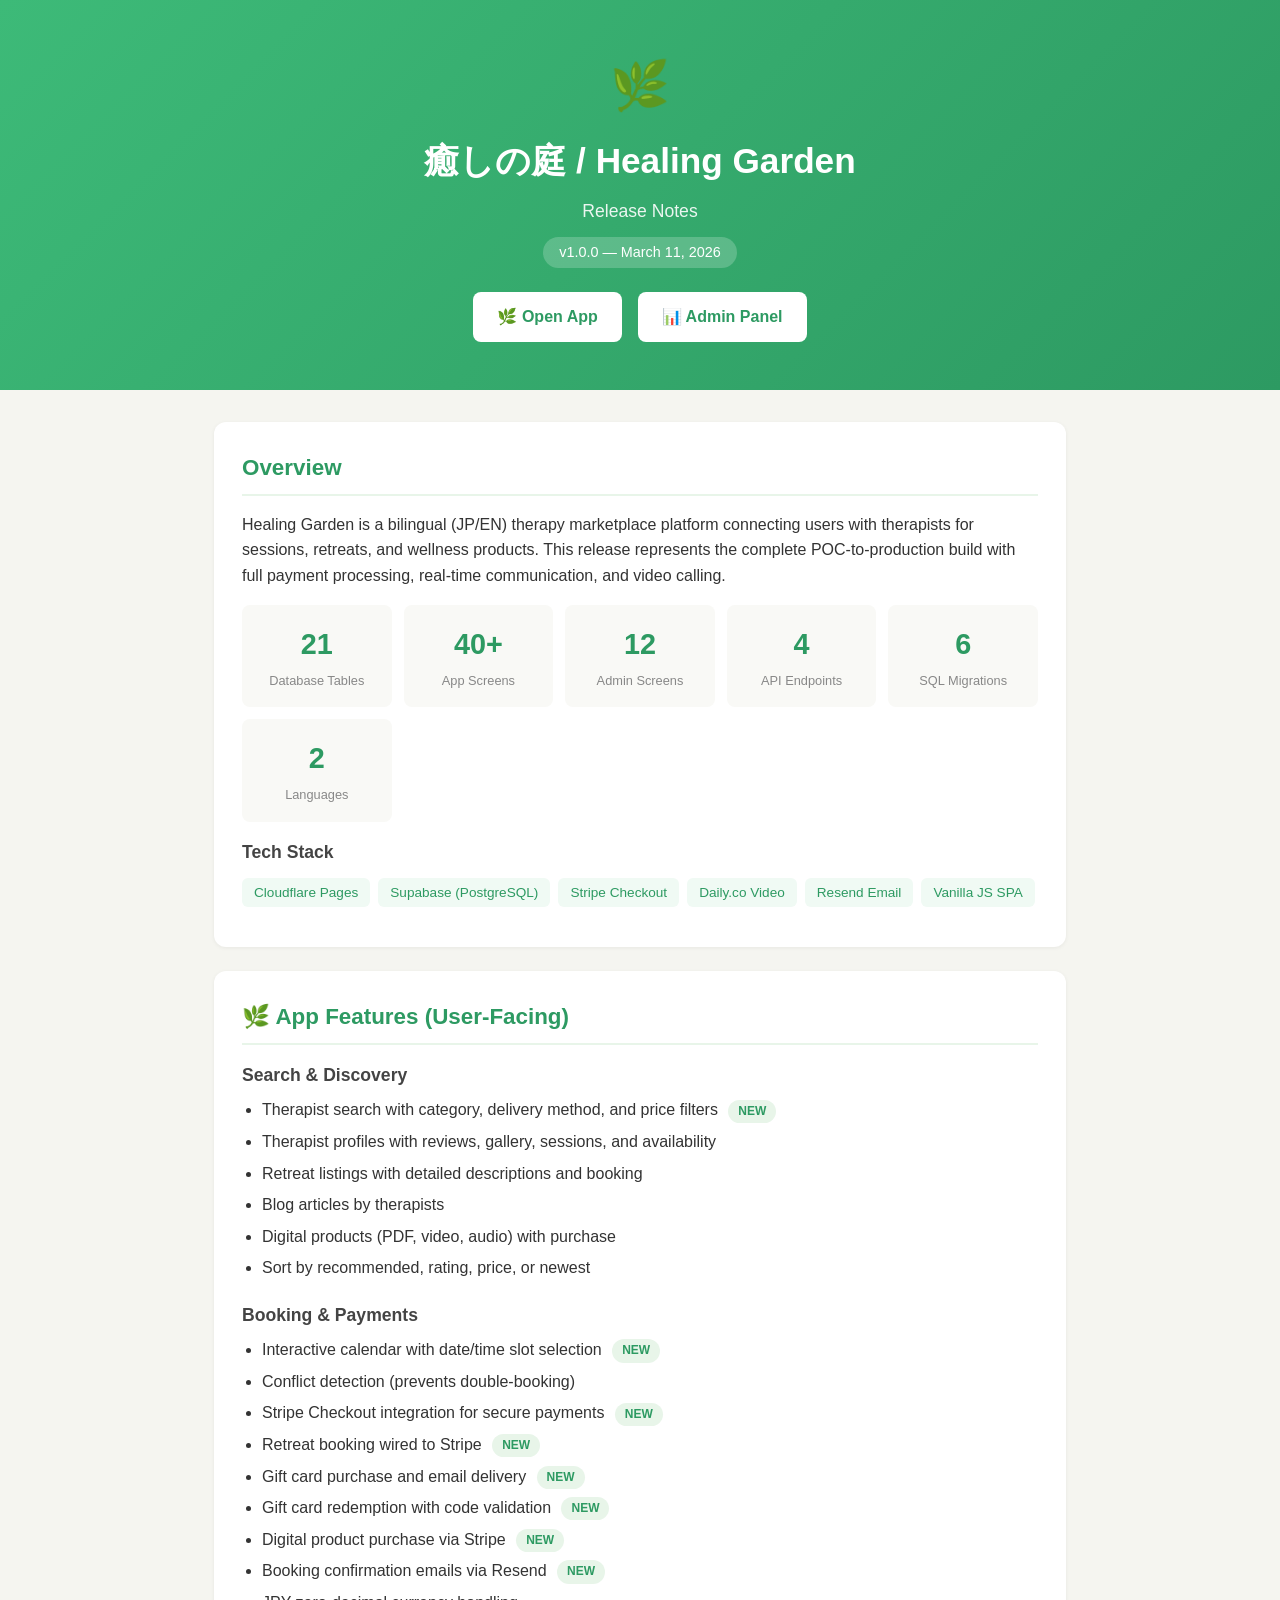
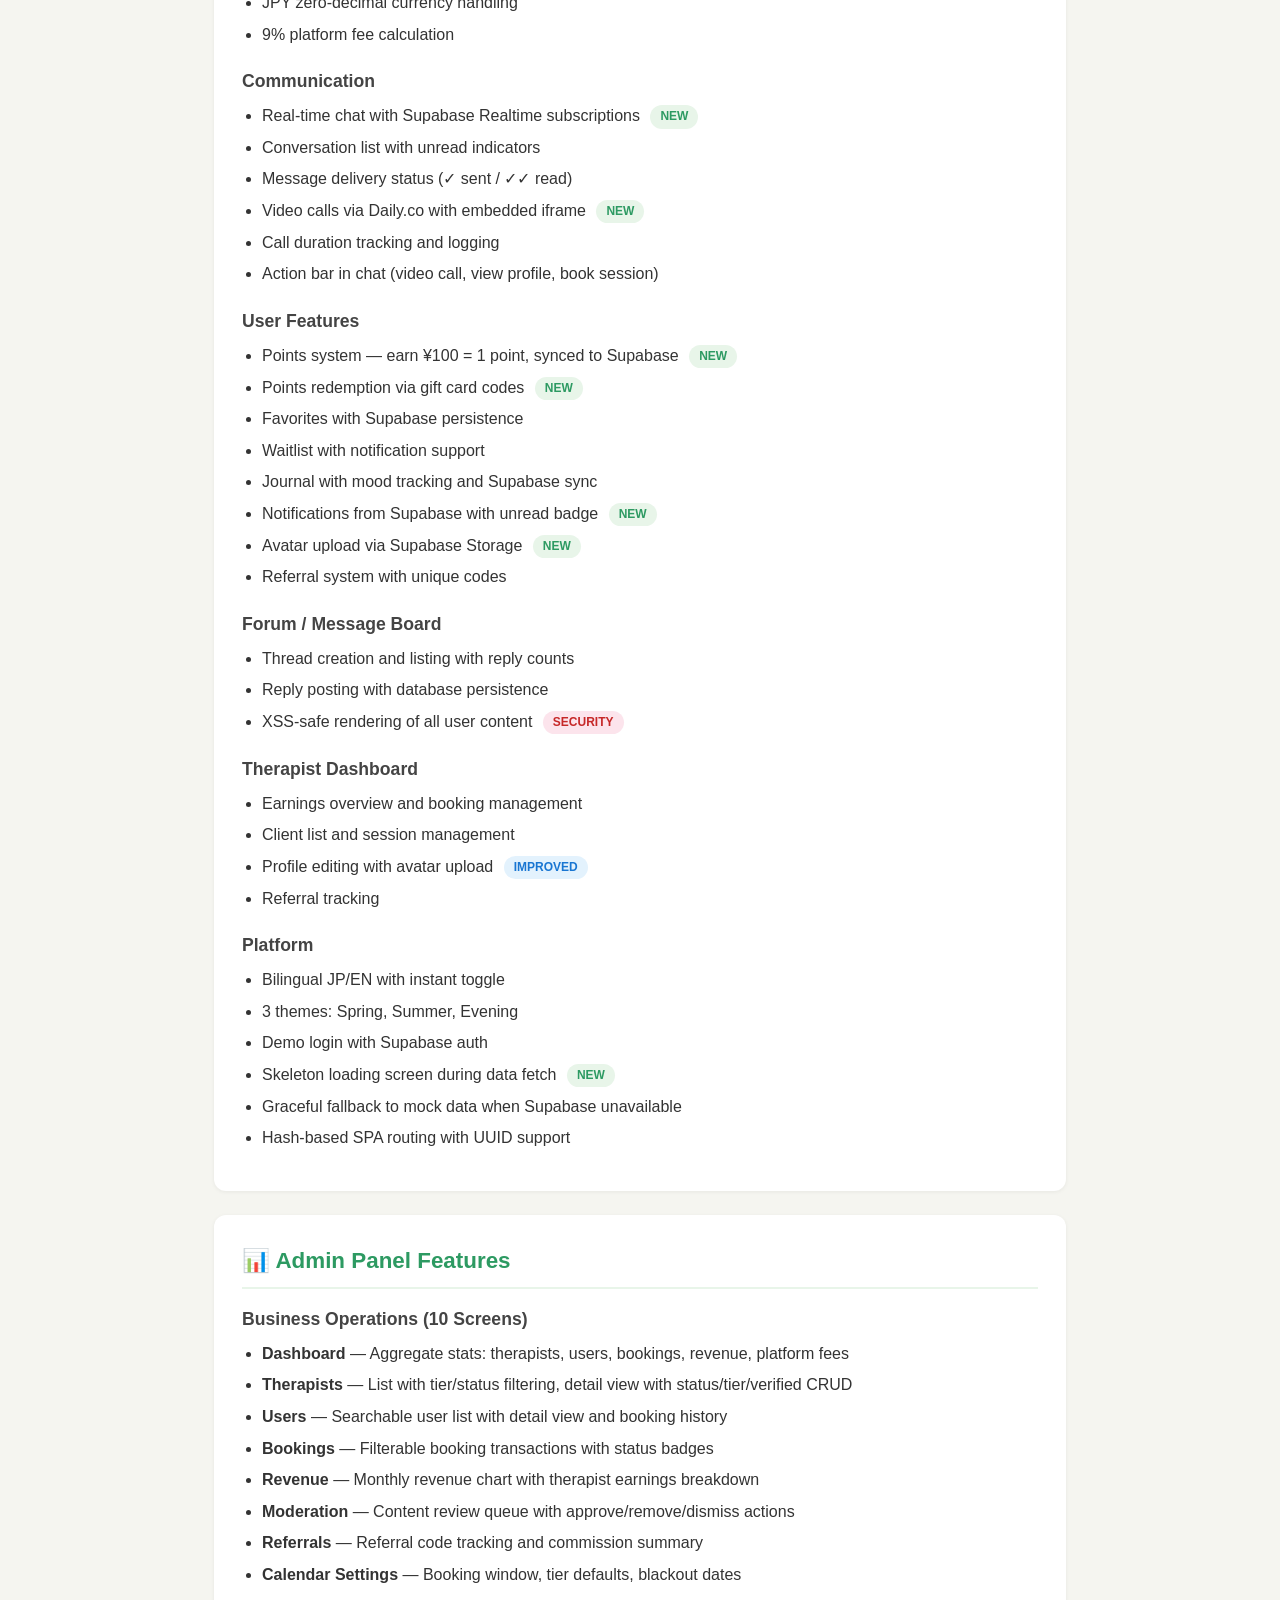
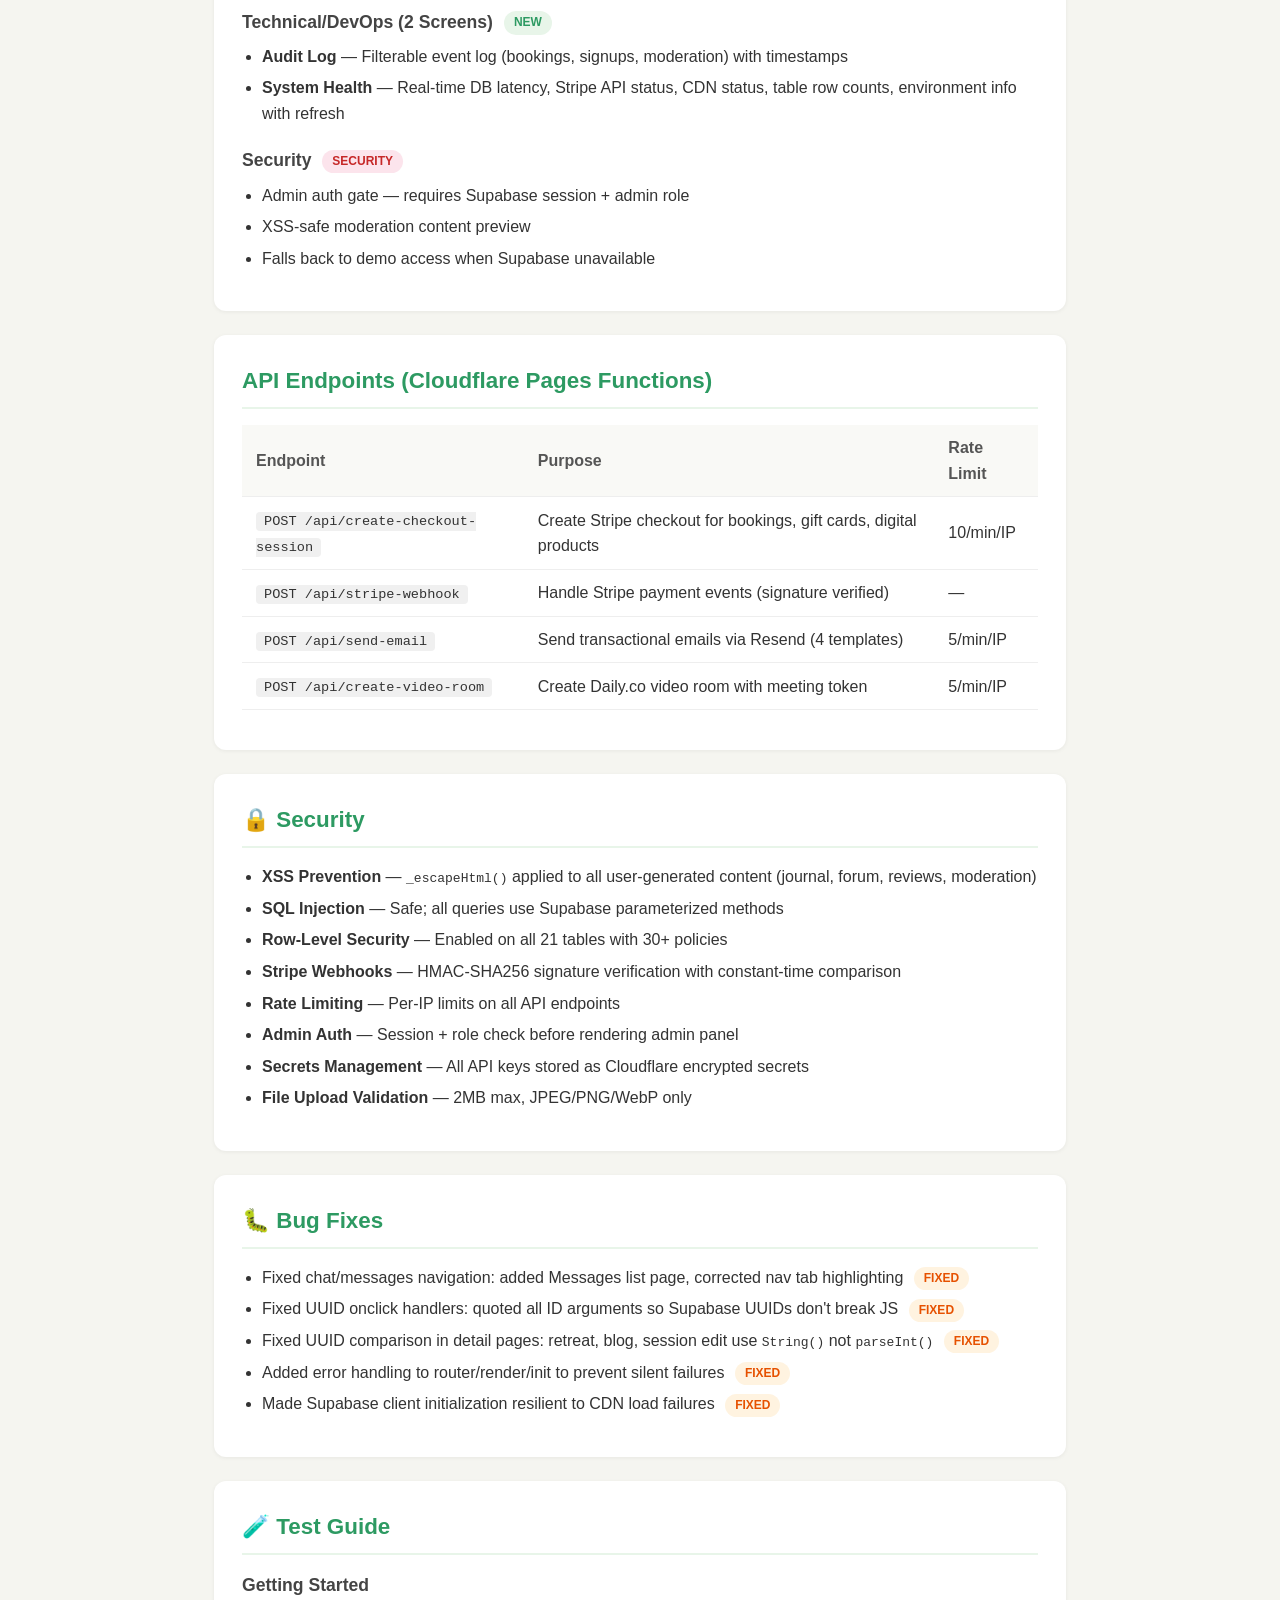
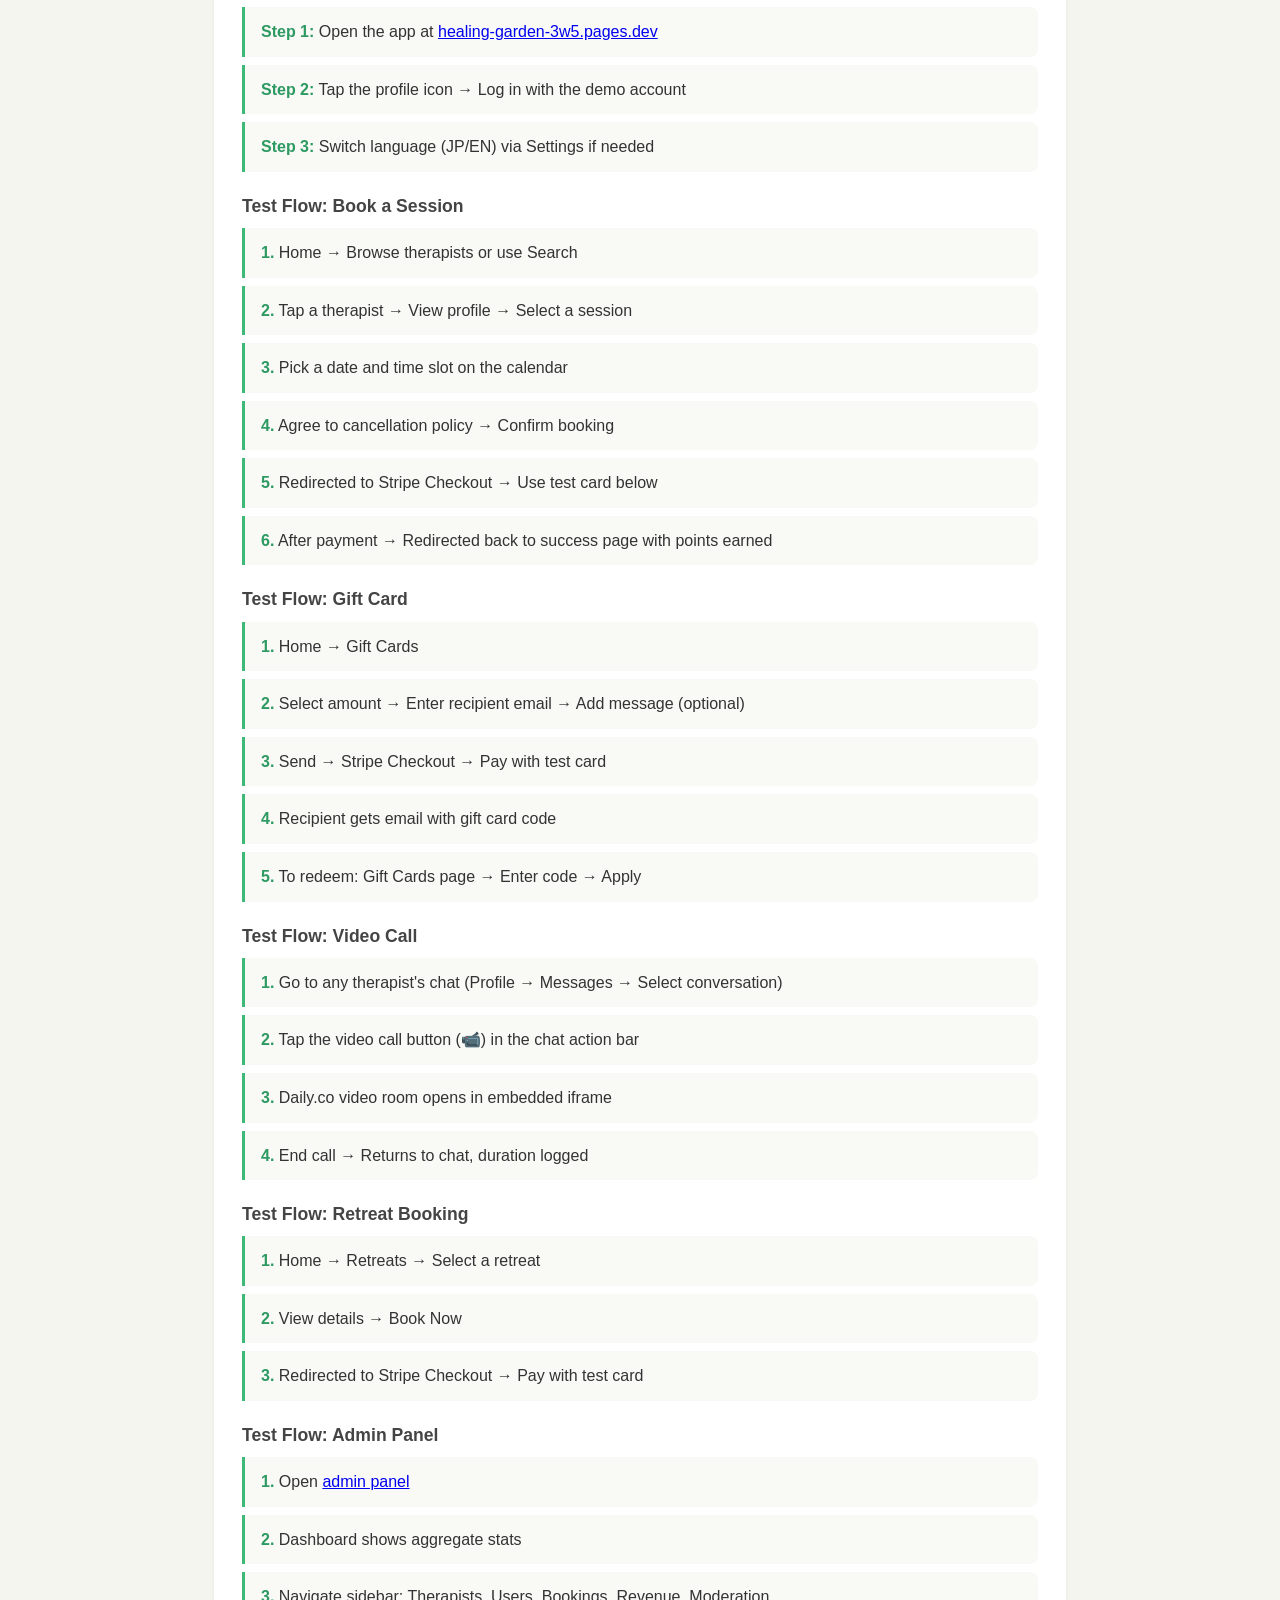
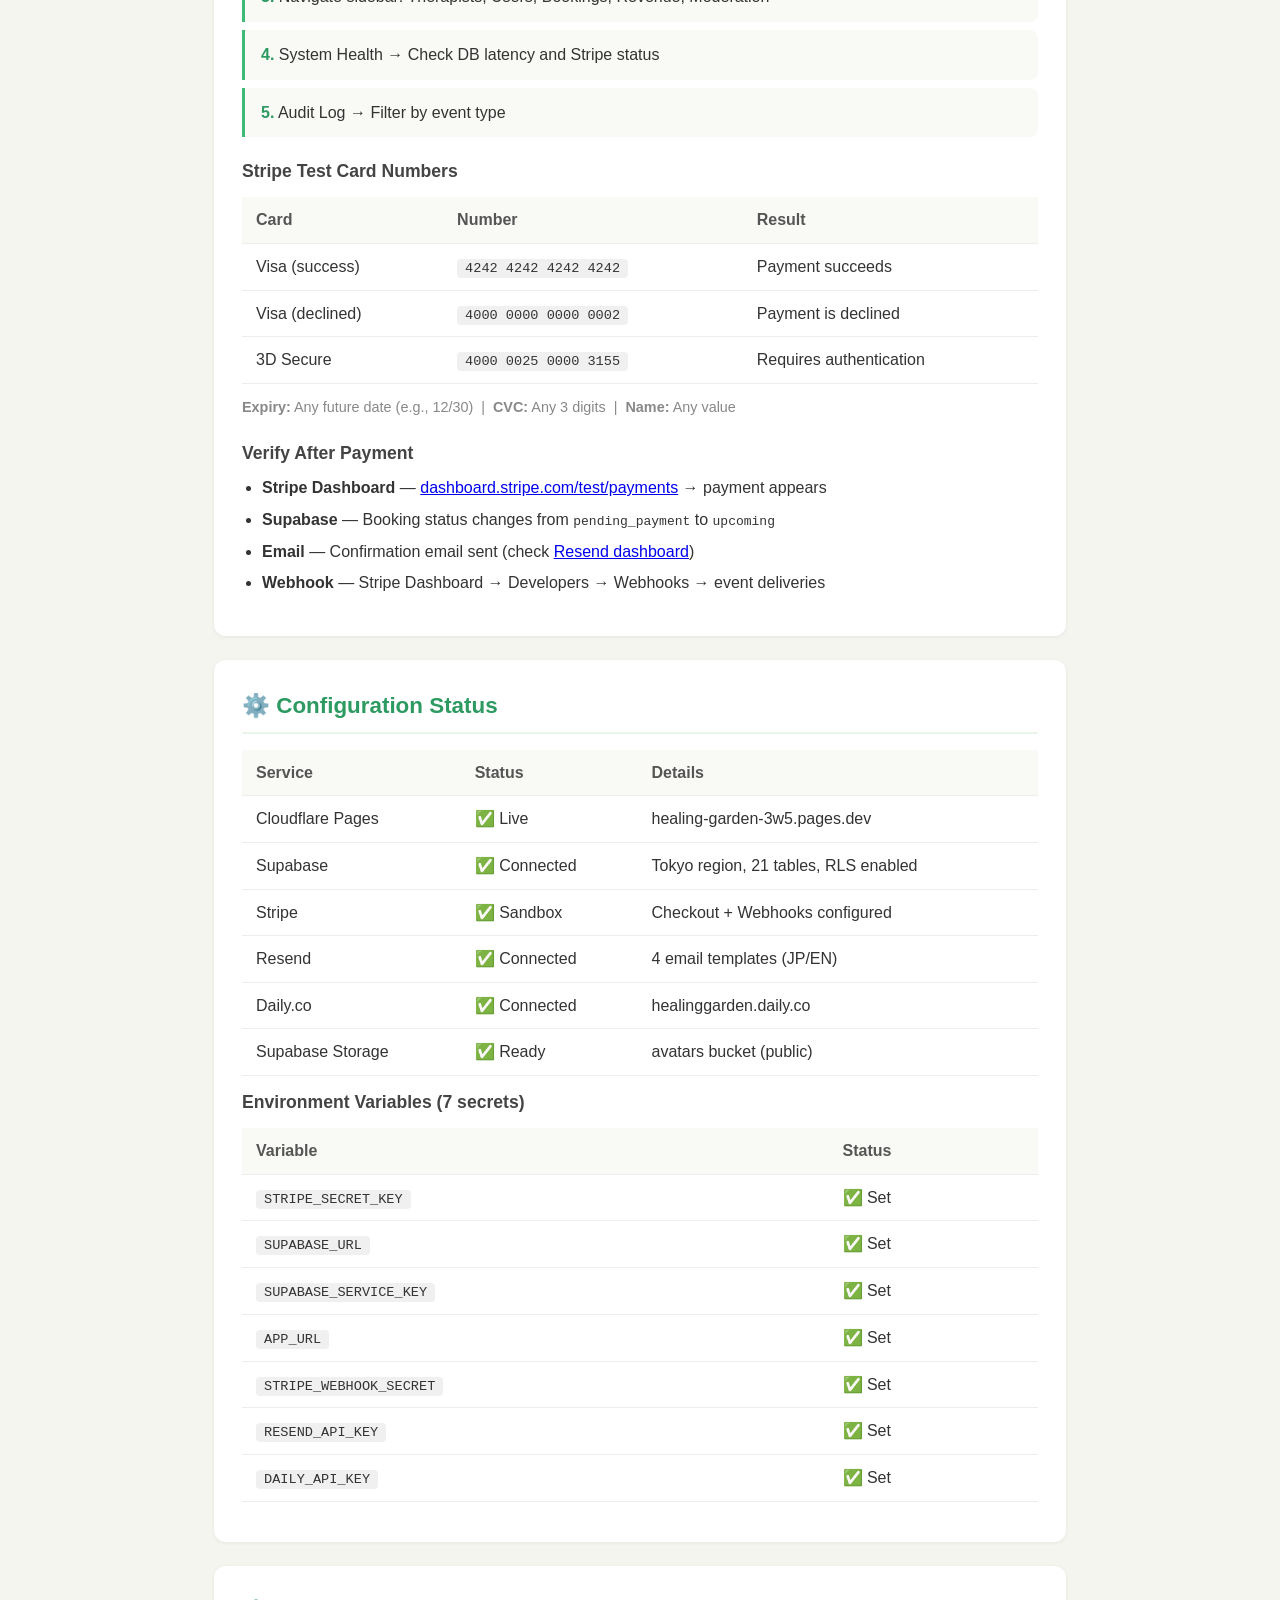
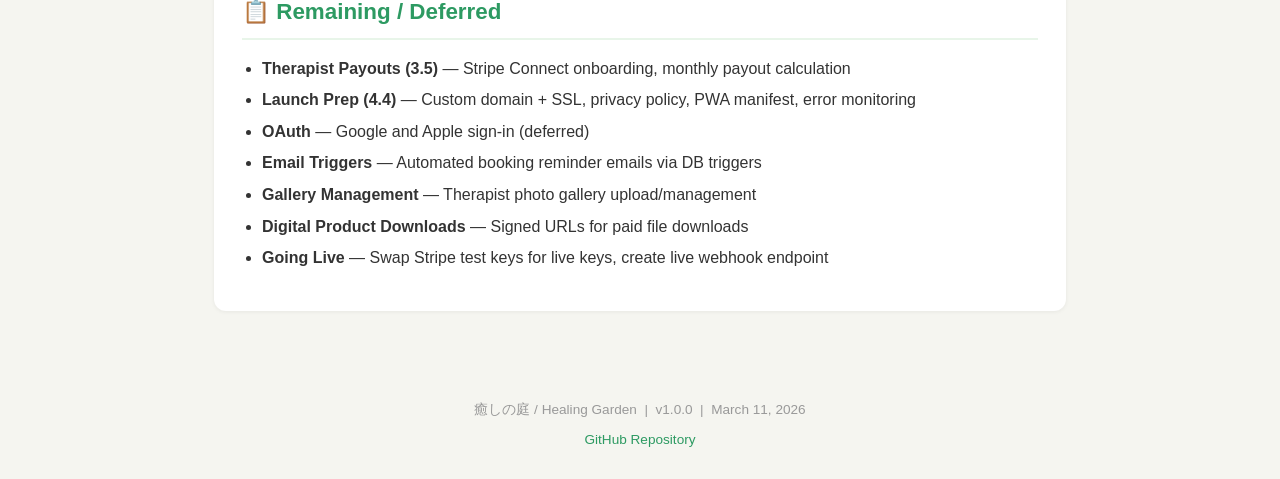
<file: release-notes.html>
<!DOCTYPE html>
<html lang="en">
<head>
  <meta charset="UTF-8">
  <meta name="viewport" content="width=device-width, initial-scale=1.0">
  <title>Healing Garden - Release Notes v1.0</title>
  <style>
    * { margin: 0; padding: 0; box-sizing: border-box; }
    body { font-family: 'Segoe UI', -apple-system, BlinkMacSystemFont, sans-serif; background: #f5f5f0; color: #333; line-height: 1.6; }
    .header { background: linear-gradient(135deg, #3dba78, #2d9a62); color: white; padding: 48px 24px; text-align: center; }
    .header h1 { font-size: 2.2rem; margin-bottom: 8px; }
    .header p { font-size: 1.1rem; opacity: 0.9; }
    .header .version { display: inline-block; background: rgba(255,255,255,0.2); padding: 4px 16px; border-radius: 20px; margin-top: 12px; font-size: 0.9rem; }
    .container { max-width: 900px; margin: 0 auto; padding: 32px 24px; }
    .links { display: flex; gap: 16px; justify-content: center; margin: 24px 0 0; flex-wrap: wrap; }
    .links a { background: white; color: #2d9a62; padding: 12px 24px; border-radius: 8px; text-decoration: none; font-weight: 600; transition: transform 0.2s; }
    .links a:hover { transform: translateY(-2px); box-shadow: 0 4px 12px rgba(0,0,0,0.15); }
    .section { background: white; border-radius: 12px; padding: 28px; margin-bottom: 24px; box-shadow: 0 1px 4px rgba(0,0,0,0.06); }
    .section h2 { color: #2d9a62; font-size: 1.4rem; margin-bottom: 16px; border-bottom: 2px solid #e8f5e9; padding-bottom: 8px; }
    .section h3 { color: #444; font-size: 1.1rem; margin: 20px 0 8px; }
    .section h3:first-of-type { margin-top: 0; }
    ul { padding-left: 20px; margin-bottom: 12px; }
    li { margin-bottom: 6px; }
    .badge { display: inline-block; padding: 2px 10px; border-radius: 12px; font-size: 0.75rem; font-weight: 600; margin-left: 6px; vertical-align: middle; }
    .badge-new { background: #e8f5e9; color: #2d9a62; }
    .badge-improved { background: #e3f2fd; color: #1976d2; }
    .badge-fixed { background: #fff3e0; color: #e65100; }
    .badge-security { background: #fce4ec; color: #c62828; }
    table { width: 100%; border-collapse: collapse; margin: 12px 0; }
    th, td { text-align: left; padding: 10px 14px; border-bottom: 1px solid #eee; }
    th { background: #f9f9f6; font-weight: 600; color: #555; }
    td code { background: #f0f0f0; padding: 2px 8px; border-radius: 4px; font-size: 0.85rem; }
    .test-step { background: #f9f9f6; border-left: 3px solid #3dba78; padding: 12px 16px; margin: 8px 0; border-radius: 0 8px 8px 0; }
    .test-step strong { color: #2d9a62; }
    .stack { display: flex; flex-wrap: wrap; gap: 8px; margin: 12px 0; }
    .stack span { background: #f0faf4; color: #2d9a62; padding: 4px 12px; border-radius: 6px; font-size: 0.85rem; font-weight: 500; }
    .stats { display: grid; grid-template-columns: repeat(auto-fit, minmax(140px, 1fr)); gap: 12px; margin: 16px 0; }
    .stat { text-align: center; padding: 16px; background: #f9f9f6; border-radius: 8px; }
    .stat .num { font-size: 1.8rem; font-weight: 700; color: #2d9a62; }
    .stat .label { font-size: 0.8rem; color: #888; margin-top: 4px; }
    .footer { text-align: center; padding: 32px 24px; color: #999; font-size: 0.85rem; }
    .footer a { color: #2d9a62; text-decoration: none; }
    @media (max-width: 600px) {
      .header h1 { font-size: 1.6rem; }
      .links { flex-direction: column; align-items: center; }
      .stats { grid-template-columns: repeat(2, 1fr); }
    }
  </style>
</head>
<body>

<div class="header">
  <div style="font-size: 3rem; margin-bottom: 8px;">🌿</div>
  <h1>癒しの庭 / Healing Garden</h1>
  <p>Release Notes</p>
  <span class="version">v1.0.0 — March 11, 2026</span>
  <div class="links">
    <a href="https://healing-garden-3w5.pages.dev/">🌿 Open App</a>
    <a href="https://healing-garden-3w5.pages.dev/admin.html">📊 Admin Panel</a>
  </div>
</div>

<div class="container">

  <!-- Overview -->
  <div class="section">
    <h2>Overview</h2>
    <p>Healing Garden is a bilingual (JP/EN) therapy marketplace platform connecting users with therapists for sessions, retreats, and wellness products. This release represents the complete POC-to-production build with full payment processing, real-time communication, and video calling.</p>

    <div class="stats">
      <div class="stat"><div class="num">21</div><div class="label">Database Tables</div></div>
      <div class="stat"><div class="num">40+</div><div class="label">App Screens</div></div>
      <div class="stat"><div class="num">12</div><div class="label">Admin Screens</div></div>
      <div class="stat"><div class="num">4</div><div class="label">API Endpoints</div></div>
      <div class="stat"><div class="num">6</div><div class="label">SQL Migrations</div></div>
      <div class="stat"><div class="num">2</div><div class="label">Languages</div></div>
    </div>

    <h3>Tech Stack</h3>
    <div class="stack">
      <span>Cloudflare Pages</span>
      <span>Supabase (PostgreSQL)</span>
      <span>Stripe Checkout</span>
      <span>Daily.co Video</span>
      <span>Resend Email</span>
      <span>Vanilla JS SPA</span>
    </div>
  </div>

  <!-- App Features -->
  <div class="section">
    <h2>🌿 App Features (User-Facing)</h2>

    <h3>Search & Discovery</h3>
    <ul>
      <li>Therapist search with category, delivery method, and price filters <span class="badge badge-new">NEW</span></li>
      <li>Therapist profiles with reviews, gallery, sessions, and availability</li>
      <li>Retreat listings with detailed descriptions and booking</li>
      <li>Blog articles by therapists</li>
      <li>Digital products (PDF, video, audio) with purchase</li>
      <li>Sort by recommended, rating, price, or newest</li>
    </ul>

    <h3>Booking & Payments</h3>
    <ul>
      <li>Interactive calendar with date/time slot selection <span class="badge badge-new">NEW</span></li>
      <li>Conflict detection (prevents double-booking)</li>
      <li>Stripe Checkout integration for secure payments <span class="badge badge-new">NEW</span></li>
      <li>Retreat booking wired to Stripe <span class="badge badge-new">NEW</span></li>
      <li>Gift card purchase and email delivery <span class="badge badge-new">NEW</span></li>
      <li>Gift card redemption with code validation <span class="badge badge-new">NEW</span></li>
      <li>Digital product purchase via Stripe <span class="badge badge-new">NEW</span></li>
      <li>Booking confirmation emails via Resend <span class="badge badge-new">NEW</span></li>
      <li>JPY zero-decimal currency handling</li>
      <li>9% platform fee calculation</li>
    </ul>

    <h3>Communication</h3>
    <ul>
      <li>Real-time chat with Supabase Realtime subscriptions <span class="badge badge-new">NEW</span></li>
      <li>Conversation list with unread indicators</li>
      <li>Message delivery status (✓ sent / ✓✓ read)</li>
      <li>Video calls via Daily.co with embedded iframe <span class="badge badge-new">NEW</span></li>
      <li>Call duration tracking and logging</li>
      <li>Action bar in chat (video call, view profile, book session)</li>
    </ul>

    <h3>User Features</h3>
    <ul>
      <li>Points system — earn ¥100 = 1 point, synced to Supabase <span class="badge badge-new">NEW</span></li>
      <li>Points redemption via gift card codes <span class="badge badge-new">NEW</span></li>
      <li>Favorites with Supabase persistence</li>
      <li>Waitlist with notification support</li>
      <li>Journal with mood tracking and Supabase sync</li>
      <li>Notifications from Supabase with unread badge <span class="badge badge-new">NEW</span></li>
      <li>Avatar upload via Supabase Storage <span class="badge badge-new">NEW</span></li>
      <li>Referral system with unique codes</li>
    </ul>

    <h3>Forum / Message Board</h3>
    <ul>
      <li>Thread creation and listing with reply counts</li>
      <li>Reply posting with database persistence</li>
      <li>XSS-safe rendering of all user content <span class="badge badge-security">SECURITY</span></li>
    </ul>

    <h3>Therapist Dashboard</h3>
    <ul>
      <li>Earnings overview and booking management</li>
      <li>Client list and session management</li>
      <li>Profile editing with avatar upload <span class="badge badge-improved">IMPROVED</span></li>
      <li>Referral tracking</li>
    </ul>

    <h3>Platform</h3>
    <ul>
      <li>Bilingual JP/EN with instant toggle</li>
      <li>3 themes: Spring, Summer, Evening</li>
      <li>Demo login with Supabase auth</li>
      <li>Skeleton loading screen during data fetch <span class="badge badge-new">NEW</span></li>
      <li>Graceful fallback to mock data when Supabase unavailable</li>
      <li>Hash-based SPA routing with UUID support</li>
    </ul>
  </div>

  <!-- Admin Panel -->
  <div class="section">
    <h2>📊 Admin Panel Features</h2>

    <h3>Business Operations (10 Screens)</h3>
    <ul>
      <li><strong>Dashboard</strong> — Aggregate stats: therapists, users, bookings, revenue, platform fees</li>
      <li><strong>Therapists</strong> — List with tier/status filtering, detail view with status/tier/verified CRUD</li>
      <li><strong>Users</strong> — Searchable user list with detail view and booking history</li>
      <li><strong>Bookings</strong> — Filterable booking transactions with status badges</li>
      <li><strong>Revenue</strong> — Monthly revenue chart with therapist earnings breakdown</li>
      <li><strong>Moderation</strong> — Content review queue with approve/remove/dismiss actions</li>
      <li><strong>Referrals</strong> — Referral code tracking and commission summary</li>
      <li><strong>Calendar Settings</strong> — Booking window, tier defaults, blackout dates</li>
    </ul>

    <h3>Technical/DevOps (2 Screens) <span class="badge badge-new">NEW</span></h3>
    <ul>
      <li><strong>Audit Log</strong> — Filterable event log (bookings, signups, moderation) with timestamps</li>
      <li><strong>System Health</strong> — Real-time DB latency, Stripe API status, CDN status, table row counts, environment info with refresh</li>
    </ul>

    <h3>Security <span class="badge badge-security">SECURITY</span></h3>
    <ul>
      <li>Admin auth gate — requires Supabase session + admin role</li>
      <li>XSS-safe moderation content preview</li>
      <li>Falls back to demo access when Supabase unavailable</li>
    </ul>
  </div>

  <!-- API Endpoints -->
  <div class="section">
    <h2>API Endpoints (Cloudflare Pages Functions)</h2>
    <table>
      <thead><tr><th>Endpoint</th><th>Purpose</th><th>Rate Limit</th></tr></thead>
      <tbody>
        <tr><td><code>POST /api/create-checkout-session</code></td><td>Create Stripe checkout for bookings, gift cards, digital products</td><td>10/min/IP</td></tr>
        <tr><td><code>POST /api/stripe-webhook</code></td><td>Handle Stripe payment events (signature verified)</td><td>—</td></tr>
        <tr><td><code>POST /api/send-email</code></td><td>Send transactional emails via Resend (4 templates)</td><td>5/min/IP</td></tr>
        <tr><td><code>POST /api/create-video-room</code></td><td>Create Daily.co video room with meeting token</td><td>5/min/IP</td></tr>
      </tbody>
    </table>
  </div>

  <!-- Security -->
  <div class="section">
    <h2>🔒 Security</h2>
    <ul>
      <li><strong>XSS Prevention</strong> — <code>_escapeHtml()</code> applied to all user-generated content (journal, forum, reviews, moderation)</li>
      <li><strong>SQL Injection</strong> — Safe; all queries use Supabase parameterized methods</li>
      <li><strong>Row-Level Security</strong> — Enabled on all 21 tables with 30+ policies</li>
      <li><strong>Stripe Webhooks</strong> — HMAC-SHA256 signature verification with constant-time comparison</li>
      <li><strong>Rate Limiting</strong> — Per-IP limits on all API endpoints</li>
      <li><strong>Admin Auth</strong> — Session + role check before rendering admin panel</li>
      <li><strong>Secrets Management</strong> — All API keys stored as Cloudflare encrypted secrets</li>
      <li><strong>File Upload Validation</strong> — 2MB max, JPEG/PNG/WebP only</li>
    </ul>
  </div>

  <!-- Bug Fixes -->
  <div class="section">
    <h2>🐛 Bug Fixes</h2>
    <ul>
      <li>Fixed chat/messages navigation: added Messages list page, corrected nav tab highlighting <span class="badge badge-fixed">FIXED</span></li>
      <li>Fixed UUID onclick handlers: quoted all ID arguments so Supabase UUIDs don't break JS <span class="badge badge-fixed">FIXED</span></li>
      <li>Fixed UUID comparison in detail pages: retreat, blog, session edit use <code>String()</code> not <code>parseInt()</code> <span class="badge badge-fixed">FIXED</span></li>
      <li>Added error handling to router/render/init to prevent silent failures <span class="badge badge-fixed">FIXED</span></li>
      <li>Made Supabase client initialization resilient to CDN load failures <span class="badge badge-fixed">FIXED</span></li>
    </ul>
  </div>

  <!-- Test Guide -->
  <div class="section">
    <h2>🧪 Test Guide</h2>

    <h3>Getting Started</h3>
    <div class="test-step"><strong>Step 1:</strong> Open the app at <a href="https://healing-garden-3w5.pages.dev/">healing-garden-3w5.pages.dev</a></div>
    <div class="test-step"><strong>Step 2:</strong> Tap the profile icon → Log in with the demo account</div>
    <div class="test-step"><strong>Step 3:</strong> Switch language (JP/EN) via Settings if needed</div>

    <h3>Test Flow: Book a Session</h3>
    <div class="test-step"><strong>1.</strong> Home → Browse therapists or use Search</div>
    <div class="test-step"><strong>2.</strong> Tap a therapist → View profile → Select a session</div>
    <div class="test-step"><strong>3.</strong> Pick a date and time slot on the calendar</div>
    <div class="test-step"><strong>4.</strong> Agree to cancellation policy → Confirm booking</div>
    <div class="test-step"><strong>5.</strong> Redirected to Stripe Checkout → Use test card below</div>
    <div class="test-step"><strong>6.</strong> After payment → Redirected back to success page with points earned</div>

    <h3>Test Flow: Gift Card</h3>
    <div class="test-step"><strong>1.</strong> Home → Gift Cards</div>
    <div class="test-step"><strong>2.</strong> Select amount → Enter recipient email → Add message (optional)</div>
    <div class="test-step"><strong>3.</strong> Send → Stripe Checkout → Pay with test card</div>
    <div class="test-step"><strong>4.</strong> Recipient gets email with gift card code</div>
    <div class="test-step"><strong>5.</strong> To redeem: Gift Cards page → Enter code → Apply</div>

    <h3>Test Flow: Video Call</h3>
    <div class="test-step"><strong>1.</strong> Go to any therapist's chat (Profile → Messages → Select conversation)</div>
    <div class="test-step"><strong>2.</strong> Tap the video call button (📹) in the chat action bar</div>
    <div class="test-step"><strong>3.</strong> Daily.co video room opens in embedded iframe</div>
    <div class="test-step"><strong>4.</strong> End call → Returns to chat, duration logged</div>

    <h3>Test Flow: Retreat Booking</h3>
    <div class="test-step"><strong>1.</strong> Home → Retreats → Select a retreat</div>
    <div class="test-step"><strong>2.</strong> View details → Book Now</div>
    <div class="test-step"><strong>3.</strong> Redirected to Stripe Checkout → Pay with test card</div>

    <h3>Test Flow: Admin Panel</h3>
    <div class="test-step"><strong>1.</strong> Open <a href="https://healing-garden-3w5.pages.dev/admin.html">admin panel</a></div>
    <div class="test-step"><strong>2.</strong> Dashboard shows aggregate stats</div>
    <div class="test-step"><strong>3.</strong> Navigate sidebar: Therapists, Users, Bookings, Revenue, Moderation</div>
    <div class="test-step"><strong>4.</strong> System Health → Check DB latency and Stripe status</div>
    <div class="test-step"><strong>5.</strong> Audit Log → Filter by event type</div>

    <h3>Stripe Test Card Numbers</h3>
    <table>
      <thead><tr><th>Card</th><th>Number</th><th>Result</th></tr></thead>
      <tbody>
        <tr><td>Visa (success)</td><td><code>4242 4242 4242 4242</code></td><td>Payment succeeds</td></tr>
        <tr><td>Visa (declined)</td><td><code>4000 0000 0000 0002</code></td><td>Payment is declined</td></tr>
        <tr><td>3D Secure</td><td><code>4000 0025 0000 3155</code></td><td>Requires authentication</td></tr>
      </tbody>
    </table>
    <p style="margin-top:8px;color:#888;font-size:0.9rem"><strong>Expiry:</strong> Any future date (e.g., 12/30) &nbsp;|&nbsp; <strong>CVC:</strong> Any 3 digits &nbsp;|&nbsp; <strong>Name:</strong> Any value</p>

    <h3>Verify After Payment</h3>
    <ul>
      <li><strong>Stripe Dashboard</strong> — <a href="https://dashboard.stripe.com/test/payments">dashboard.stripe.com/test/payments</a> → payment appears</li>
      <li><strong>Supabase</strong> — Booking status changes from <code>pending_payment</code> to <code>upcoming</code></li>
      <li><strong>Email</strong> — Confirmation email sent (check <a href="https://resend.com">Resend dashboard</a>)</li>
      <li><strong>Webhook</strong> — Stripe Dashboard → Developers → Webhooks → event deliveries</li>
    </ul>
  </div>

  <!-- Configuration -->
  <div class="section">
    <h2>⚙️ Configuration Status</h2>
    <table>
      <thead><tr><th>Service</th><th>Status</th><th>Details</th></tr></thead>
      <tbody>
        <tr><td>Cloudflare Pages</td><td>✅ Live</td><td>healing-garden-3w5.pages.dev</td></tr>
        <tr><td>Supabase</td><td>✅ Connected</td><td>Tokyo region, 21 tables, RLS enabled</td></tr>
        <tr><td>Stripe</td><td>✅ Sandbox</td><td>Checkout + Webhooks configured</td></tr>
        <tr><td>Resend</td><td>✅ Connected</td><td>4 email templates (JP/EN)</td></tr>
        <tr><td>Daily.co</td><td>✅ Connected</td><td>healinggarden.daily.co</td></tr>
        <tr><td>Supabase Storage</td><td>✅ Ready</td><td>avatars bucket (public)</td></tr>
      </tbody>
    </table>

    <h3>Environment Variables (7 secrets)</h3>
    <table>
      <thead><tr><th>Variable</th><th>Status</th></tr></thead>
      <tbody>
        <tr><td><code>STRIPE_SECRET_KEY</code></td><td>✅ Set</td></tr>
        <tr><td><code>SUPABASE_URL</code></td><td>✅ Set</td></tr>
        <tr><td><code>SUPABASE_SERVICE_KEY</code></td><td>✅ Set</td></tr>
        <tr><td><code>APP_URL</code></td><td>✅ Set</td></tr>
        <tr><td><code>STRIPE_WEBHOOK_SECRET</code></td><td>✅ Set</td></tr>
        <tr><td><code>RESEND_API_KEY</code></td><td>✅ Set</td></tr>
        <tr><td><code>DAILY_API_KEY</code></td><td>✅ Set</td></tr>
      </tbody>
    </table>
  </div>

  <!-- Remaining -->
  <div class="section">
    <h2>📋 Remaining / Deferred</h2>
    <ul>
      <li><strong>Therapist Payouts (3.5)</strong> — Stripe Connect onboarding, monthly payout calculation</li>
      <li><strong>Launch Prep (4.4)</strong> — Custom domain + SSL, privacy policy, PWA manifest, error monitoring</li>
      <li><strong>OAuth</strong> — Google and Apple sign-in (deferred)</li>
      <li><strong>Email Triggers</strong> — Automated booking reminder emails via DB triggers</li>
      <li><strong>Gallery Management</strong> — Therapist photo gallery upload/management</li>
      <li><strong>Digital Product Downloads</strong> — Signed URLs for paid file downloads</li>
      <li><strong>Going Live</strong> — Swap Stripe test keys for live keys, create live webhook endpoint</li>
    </ul>
  </div>

</div>

<div class="footer">
  <p>癒しの庭 / Healing Garden &nbsp;|&nbsp; v1.0.0 &nbsp;|&nbsp; March 11, 2026</p>
  <p style="margin-top:8px"><a href="https://github.com/eurpeb2012/CI_Website">GitHub Repository</a></p>
</div>

</body>
</html>
</file>
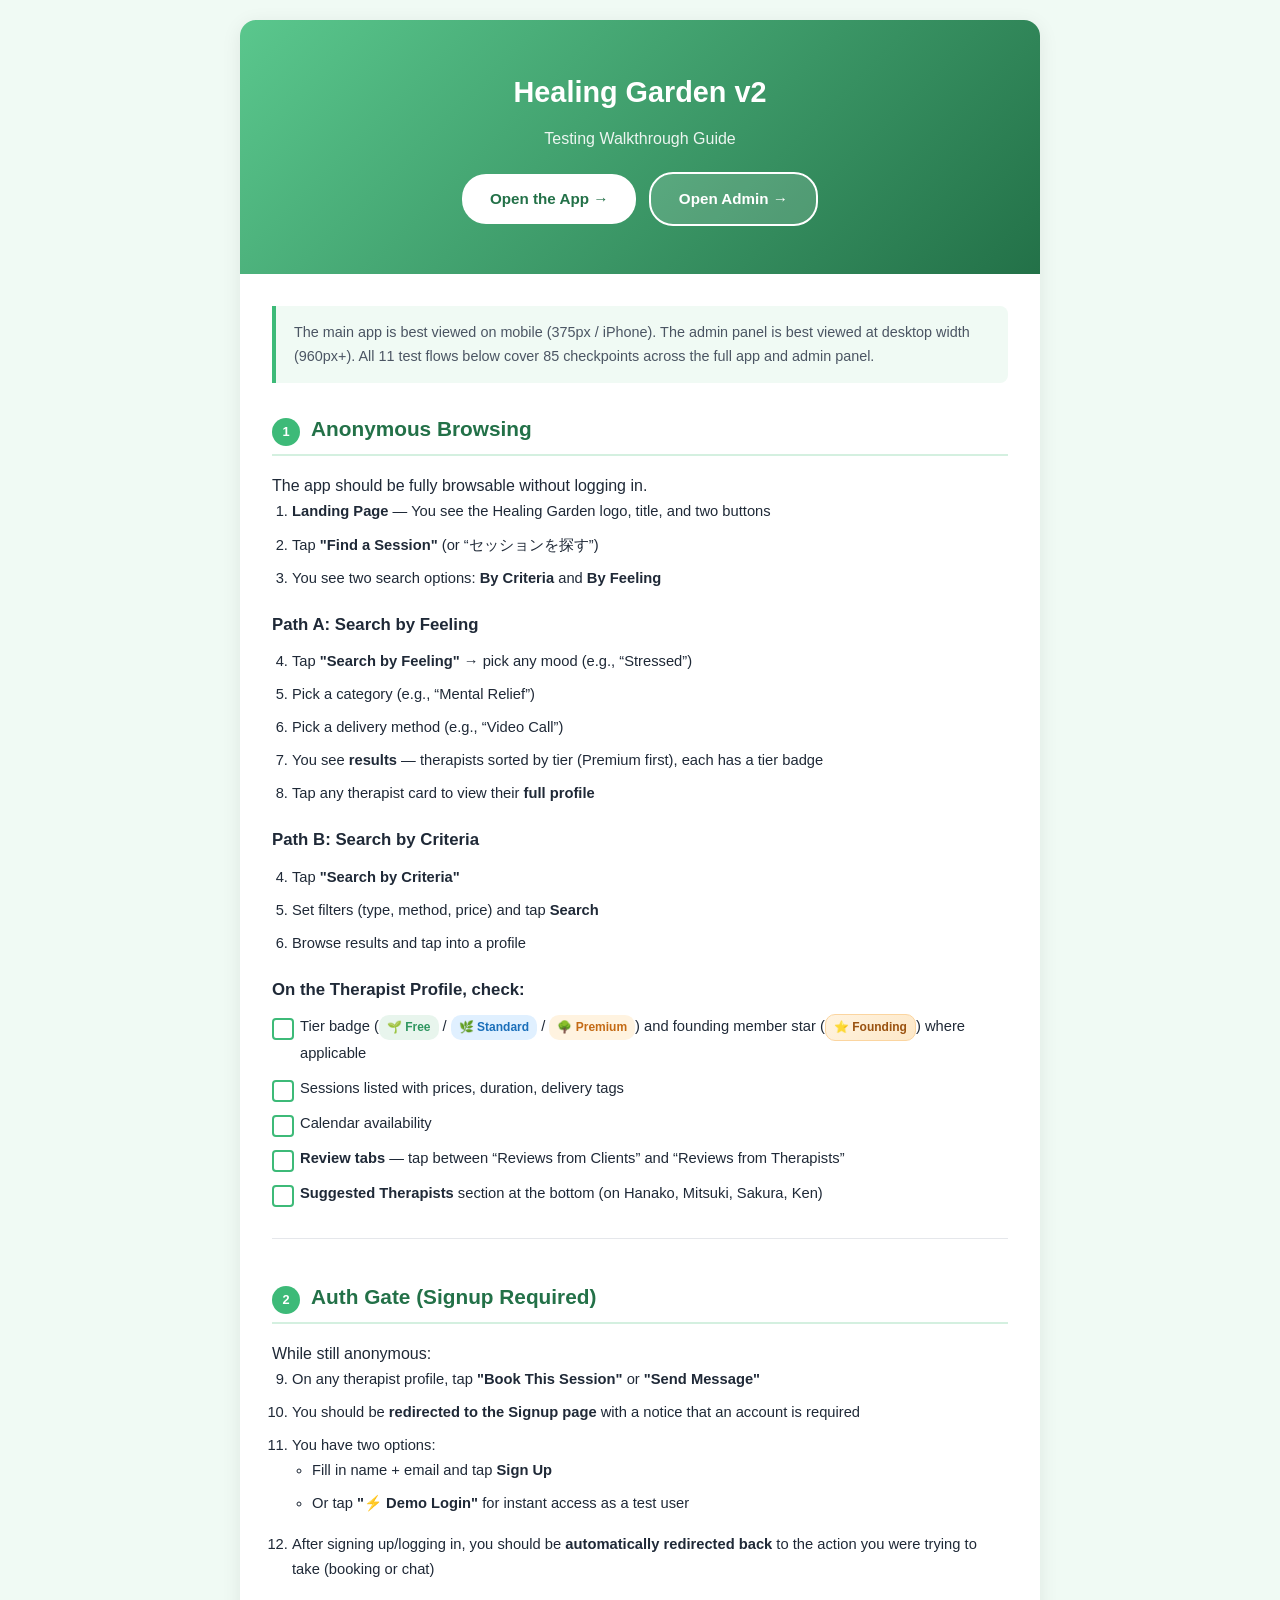
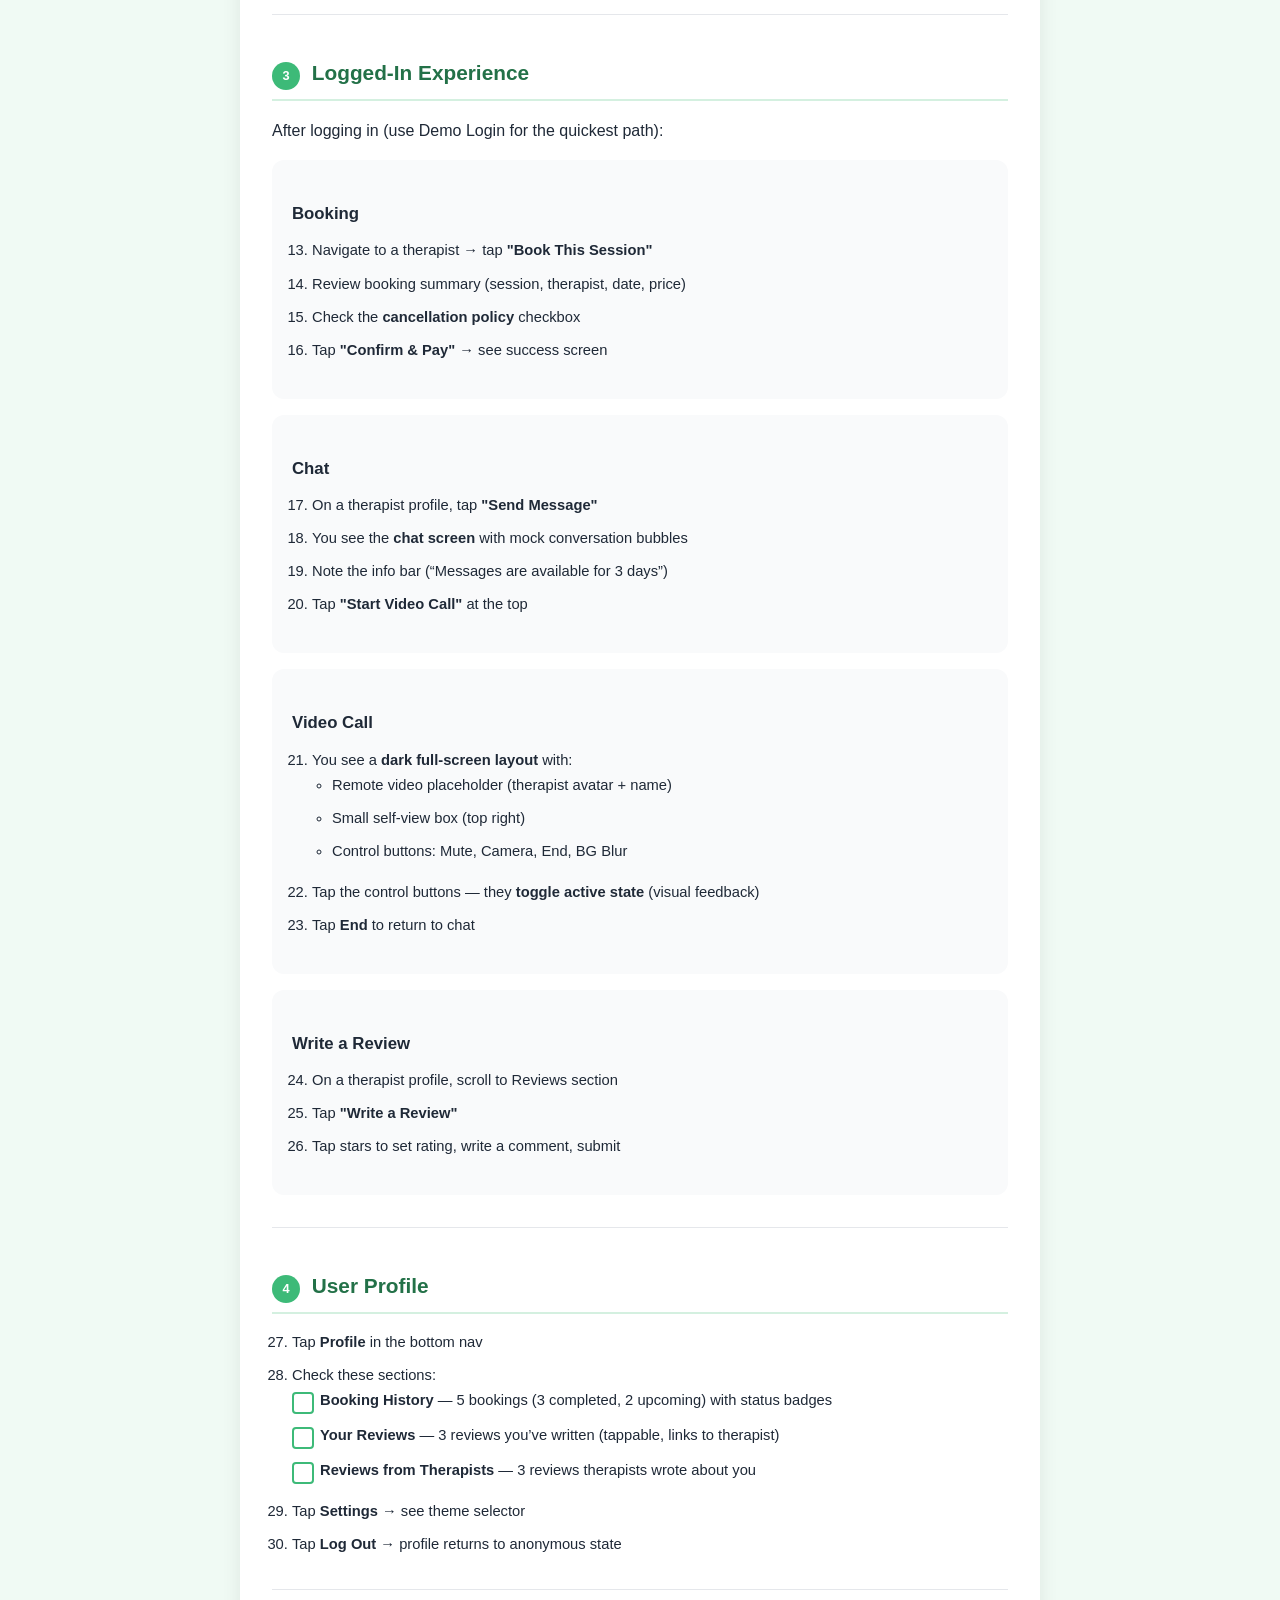
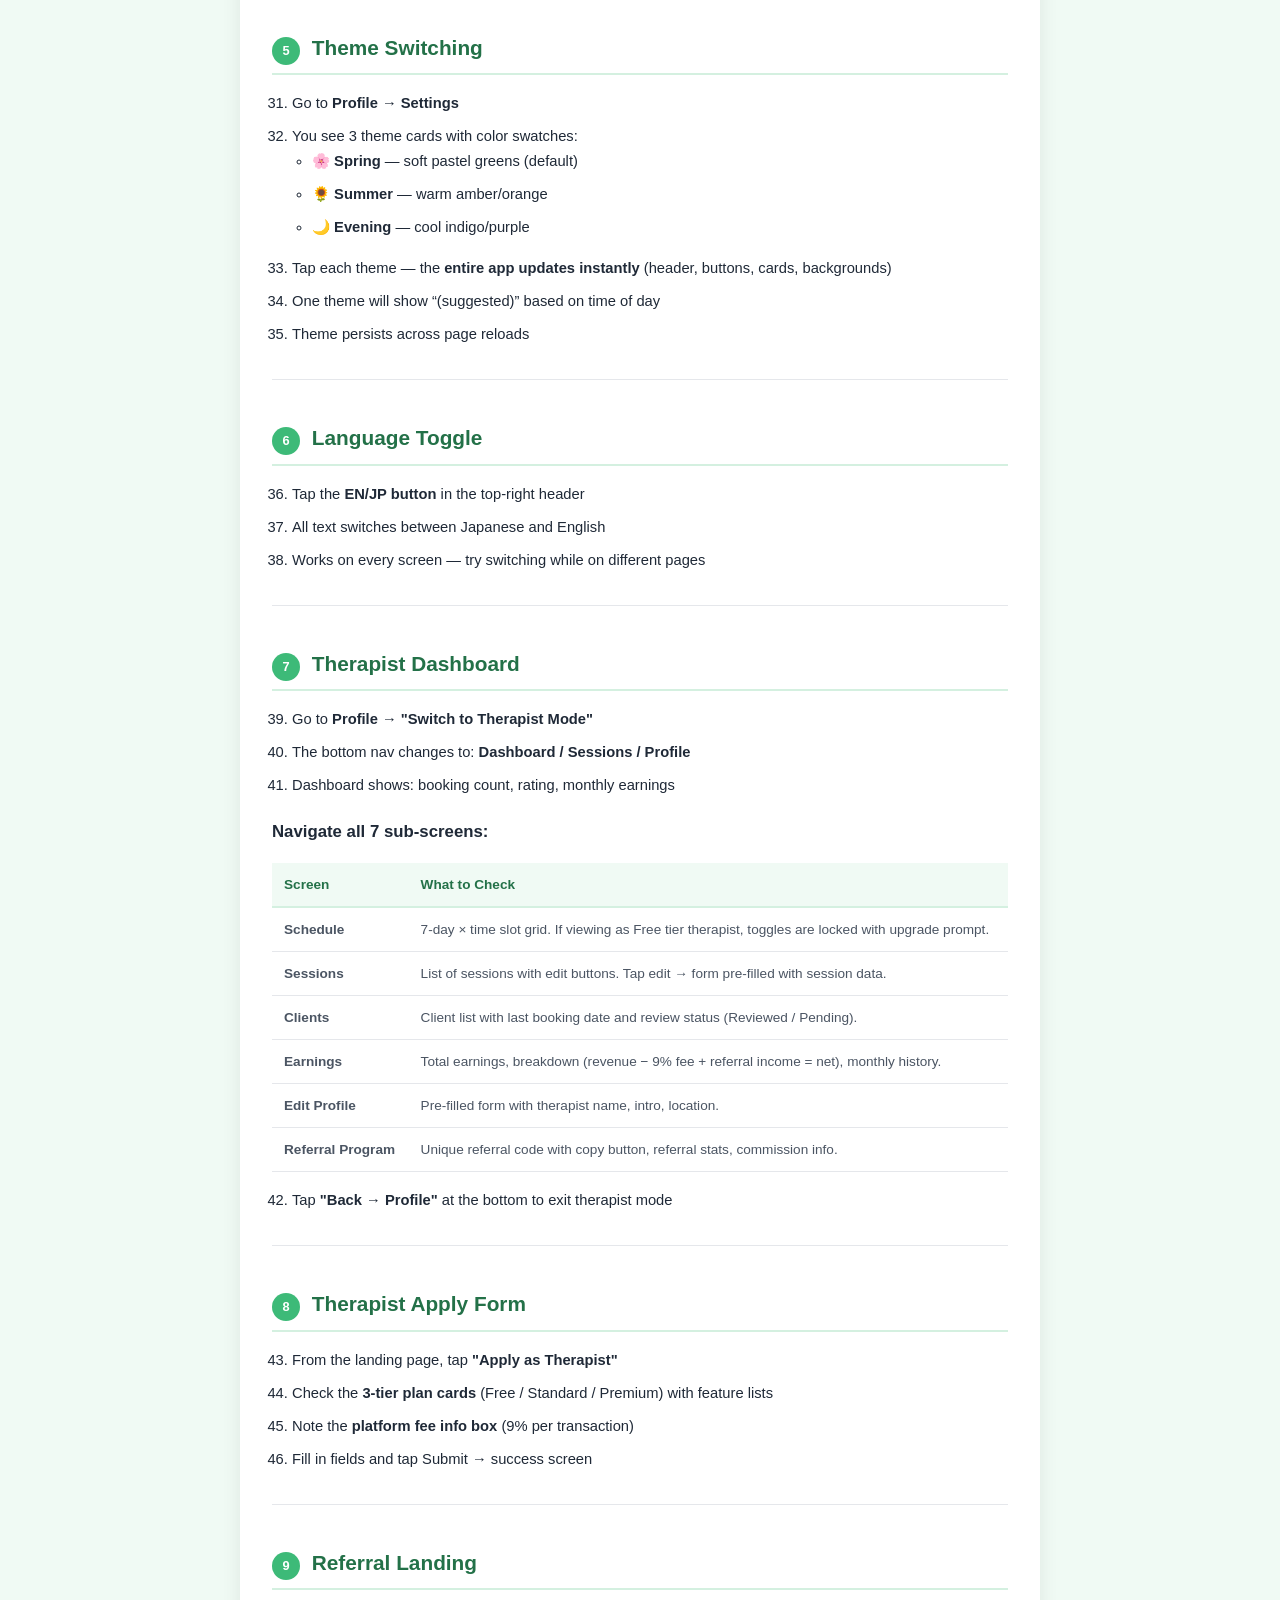
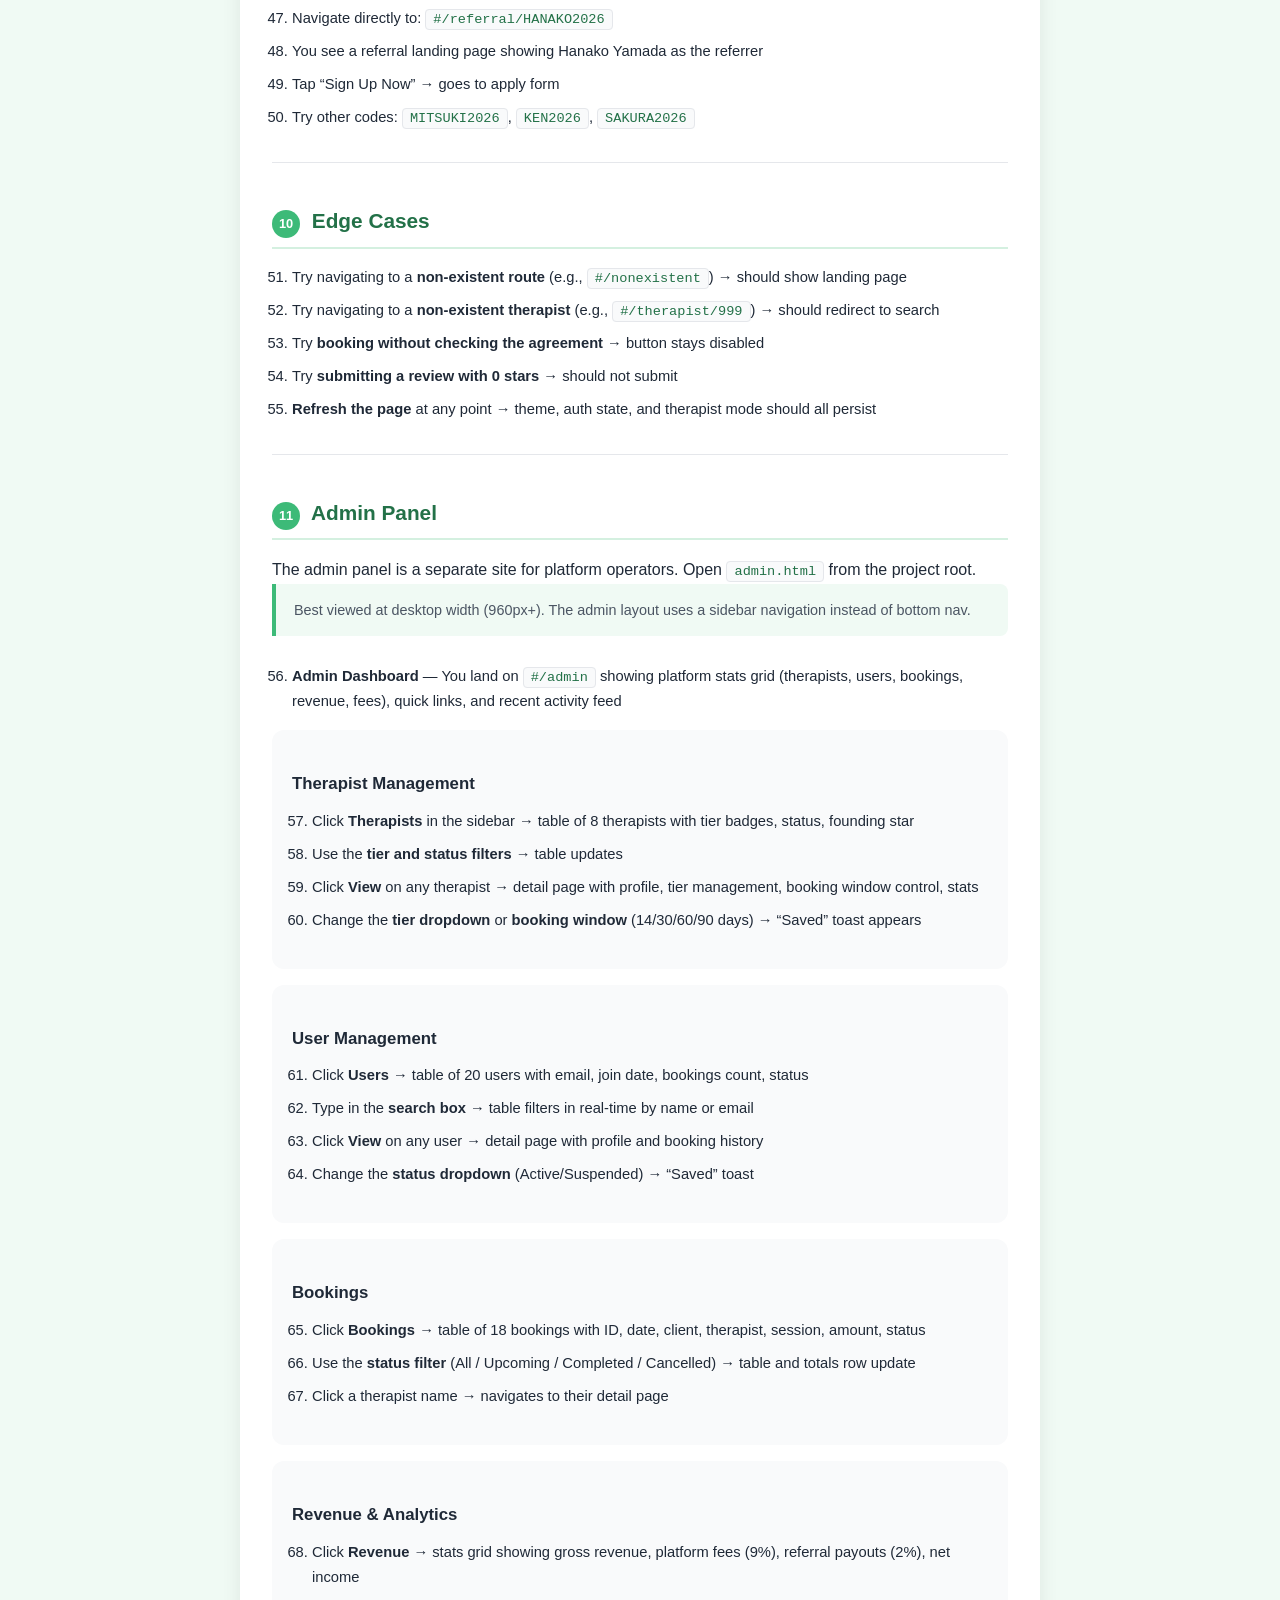
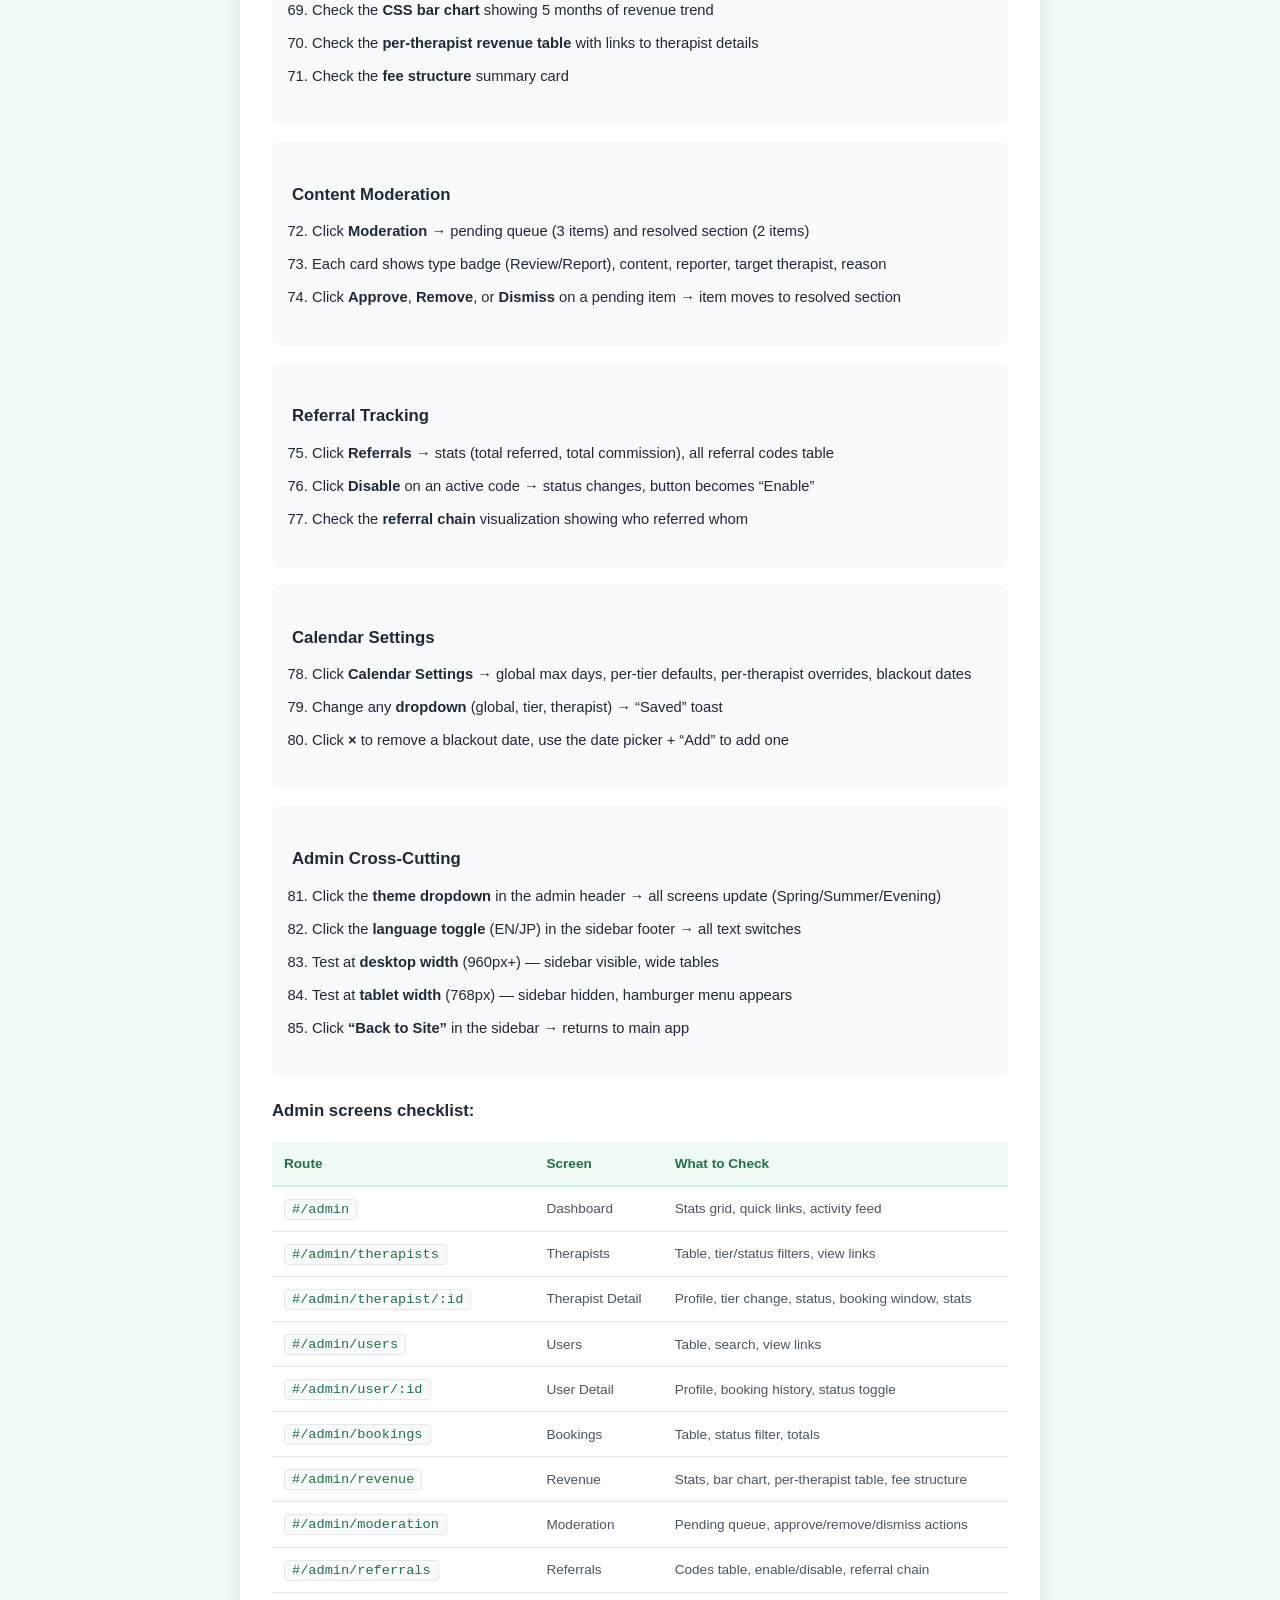
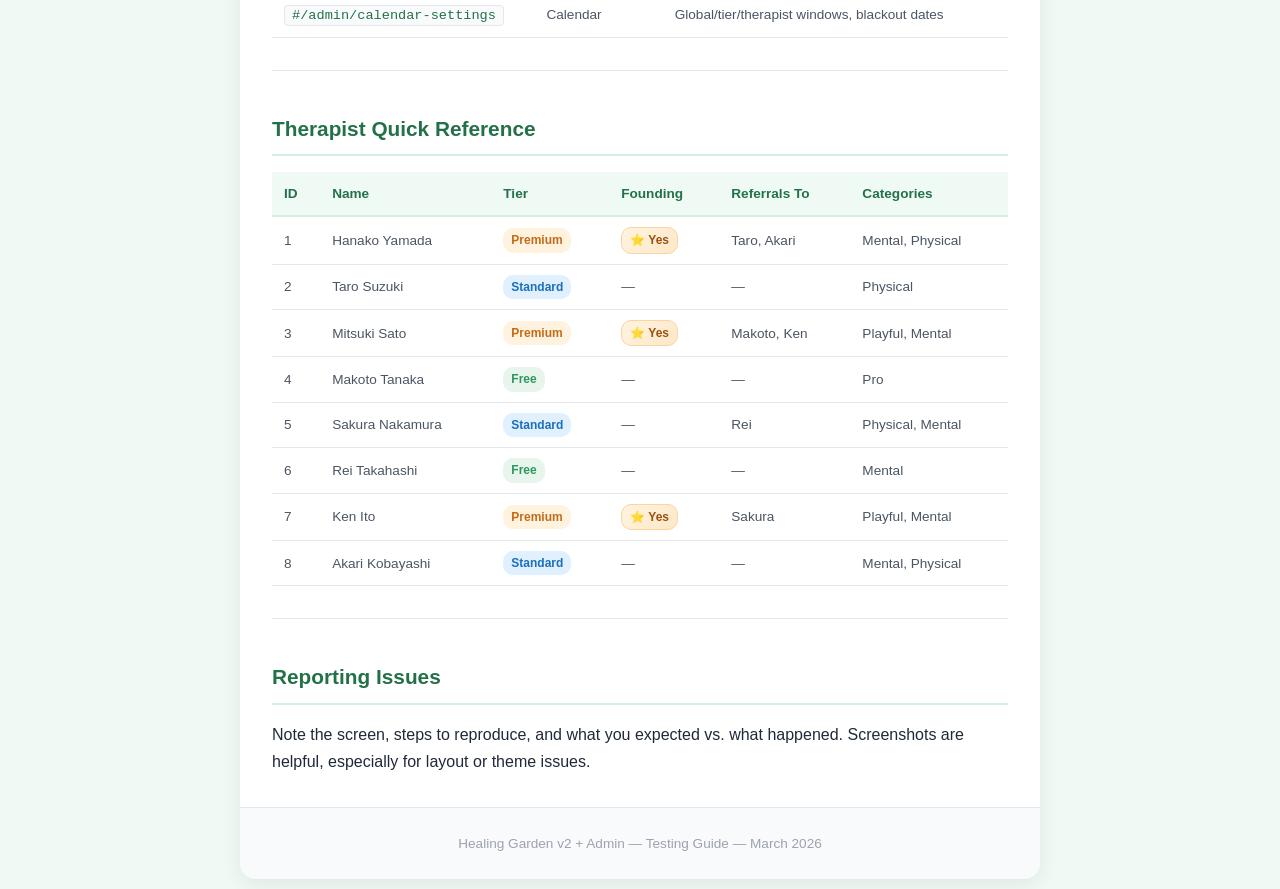
<file: testing-guide.html>
<!DOCTYPE html>
<html lang="en">
<head>
  <meta charset="UTF-8">
  <meta name="viewport" content="width=device-width, initial-scale=1.0">
  <title>Healing Garden v2 — Testing Walkthrough Guide</title>
  <style>
    :root {
      --green-50: #f0faf4;
      --green-100: #d4f0e0;
      --green-500: #3dba78;
      --green-600: #2f9660;
      --green-700: #237148;
      --text: #1f2937;
      --text-secondary: #4b5563;
      --text-muted: #9ca3af;
      --border: #e5e7eb;
      --bg: #ffffff;
      --bg-alt: #f9fafb;
    }

    * { box-sizing: border-box; margin: 0; padding: 0; }

    body {
      font-family: -apple-system, BlinkMacSystemFont, 'Segoe UI', 'Noto Sans JP', sans-serif;
      color: var(--text);
      line-height: 1.7;
      background: var(--green-50);
      padding: 20px;
    }

    .container {
      max-width: 800px;
      margin: 0 auto;
      background: var(--bg);
      border-radius: 16px;
      box-shadow: 0 4px 20px rgba(0,0,0,0.08);
      overflow: hidden;
    }

    .hero {
      background: linear-gradient(135deg, #5ac78d, #237148);
      color: white;
      padding: 48px 32px;
      text-align: center;
    }

    .hero h1 {
      font-size: 1.8rem;
      font-weight: 800;
      margin-bottom: 8px;
    }

    .hero p {
      font-size: 1rem;
      opacity: 0.9;
    }

    .hero .app-link {
      display: inline-block;
      margin-top: 20px;
      padding: 12px 28px;
      background: white;
      color: var(--green-700);
      border-radius: 24px;
      text-decoration: none;
      font-weight: 700;
      font-size: 0.95rem;
      transition: transform 0.2s;
    }

    .hero .app-link:hover { transform: translateY(-2px); }

    .content { padding: 32px; }

    .note {
      background: var(--green-50);
      border-left: 4px solid var(--green-500);
      padding: 14px 18px;
      border-radius: 0 8px 8px 0;
      margin-bottom: 28px;
      font-size: 0.9rem;
      color: var(--text-secondary);
    }

    h2 {
      font-size: 1.3rem;
      font-weight: 700;
      color: var(--green-700);
      margin-top: 40px;
      margin-bottom: 16px;
      padding-bottom: 8px;
      border-bottom: 2px solid var(--green-100);
    }

    h2:first-of-type { margin-top: 0; }

    h3 {
      font-size: 1.05rem;
      font-weight: 700;
      color: var(--text);
      margin-top: 20px;
      margin-bottom: 10px;
    }

    ol, ul {
      margin-left: 20px;
      margin-bottom: 16px;
    }

    li {
      margin-bottom: 8px;
      font-size: 0.92rem;
    }

    li strong { color: var(--text); }

    .checklist {
      list-style: none;
      margin-left: 0;
    }

    .checklist li {
      position: relative;
      padding-left: 28px;
      margin-bottom: 10px;
    }

    .checklist li::before {
      content: '';
      position: absolute;
      left: 0;
      top: 4px;
      width: 18px;
      height: 18px;
      border: 2px solid var(--green-500);
      border-radius: 4px;
      background: white;
    }

    code {
      background: var(--bg-alt);
      border: 1px solid var(--border);
      padding: 2px 7px;
      border-radius: 4px;
      font-size: 0.85rem;
      font-family: 'SF Mono', 'Consolas', monospace;
      color: var(--green-700);
    }

    table {
      width: 100%;
      border-collapse: collapse;
      margin: 16px 0;
      font-size: 0.85rem;
    }

    th {
      background: var(--green-50);
      color: var(--green-700);
      font-weight: 700;
      text-align: left;
      padding: 10px 12px;
      border-bottom: 2px solid var(--green-100);
    }

    td {
      padding: 10px 12px;
      border-bottom: 1px solid var(--border);
      color: var(--text-secondary);
    }

    tr:hover td { background: var(--bg-alt); }

    .badge {
      display: inline-block;
      padding: 2px 8px;
      border-radius: 10px;
      font-size: 0.75rem;
      font-weight: 700;
    }

    .badge-premium { background: #fff3e0; color: #c46a14; }
    .badge-standard { background: #e0f0ff; color: #1a6fba; }
    .badge-free { background: #e8f5ed; color: #2f9660; }
    .badge-founding { background: linear-gradient(135deg, #fff3e0, #fde8c8); color: #9a5210; border: 1px solid #fbd5a0; }

    .flow-number {
      display: inline-flex;
      align-items: center;
      justify-content: center;
      width: 28px;
      height: 28px;
      background: var(--green-500);
      color: white;
      border-radius: 50%;
      font-size: 0.8rem;
      font-weight: 700;
      margin-right: 6px;
      flex-shrink: 0;
    }

    .step-group {
      background: var(--bg-alt);
      border-radius: 12px;
      padding: 20px;
      margin: 16px 0;
    }

    .divider {
      height: 1px;
      background: var(--border);
      margin: 32px 0;
    }

    .footer {
      text-align: center;
      padding: 24px 32px;
      background: var(--bg-alt);
      border-top: 1px solid var(--border);
      font-size: 0.85rem;
      color: var(--text-muted);
    }

    @media (max-width: 600px) {
      body { padding: 10px; }
      .content { padding: 20px; }
      .hero { padding: 32px 20px; }
      .hero h1 { font-size: 1.4rem; }
      table { font-size: 0.78rem; }
      th, td { padding: 8px 6px; }
    }
  </style>
</head>
<body>

<div class="container">

  <div class="hero">
    <h1>Healing Garden v2</h1>
    <p>Testing Walkthrough Guide</p>
    <a class="app-link" href="https://eurpeb2012.github.io/CI_Website/" target="_blank">Open the App &rarr;</a>
    <a class="app-link" href="https://eurpeb2012.github.io/CI_Website/admin.html" target="_blank" style="margin-left:8px;background:rgba(255,255,255,0.15);color:white;border:2px solid white;">Open Admin &rarr;</a>
  </div>

  <div class="content">

    <div class="note">
      The main app is best viewed on mobile (375px / iPhone). The admin panel is best viewed at desktop width (960px+). All 11 test flows below cover 85 checkpoints across the full app and admin panel.
    </div>

    <!-- FLOW 1 -->
    <h2><span class="flow-number">1</span> Anonymous Browsing</h2>
    <p>The app should be fully browsable without logging in.</p>

    <ol>
      <li><strong>Landing Page</strong> &mdash; You see the Healing Garden logo, title, and two buttons</li>
      <li>Tap <strong>"Find a Session"</strong> (or &ldquo;セッションを探す&rdquo;)</li>
      <li>You see two search options: <strong>By Criteria</strong> and <strong>By Feeling</strong></li>
    </ol>

    <h3>Path A: Search by Feeling</h3>
    <ol start="4">
      <li>Tap <strong>"Search by Feeling"</strong> &rarr; pick any mood (e.g., &ldquo;Stressed&rdquo;)</li>
      <li>Pick a category (e.g., &ldquo;Mental Relief&rdquo;)</li>
      <li>Pick a delivery method (e.g., &ldquo;Video Call&rdquo;)</li>
      <li>You see <strong>results</strong> &mdash; therapists sorted by tier (Premium first), each has a tier badge</li>
      <li>Tap any therapist card to view their <strong>full profile</strong></li>
    </ol>

    <h3>Path B: Search by Criteria</h3>
    <ol start="4">
      <li>Tap <strong>"Search by Criteria"</strong></li>
      <li>Set filters (type, method, price) and tap <strong>Search</strong></li>
      <li>Browse results and tap into a profile</li>
    </ol>

    <h3>On the Therapist Profile, check:</h3>
    <ul class="checklist">
      <li>Tier badge (<span class="badge badge-free">🌱 Free</span> / <span class="badge badge-standard">🌿 Standard</span> / <span class="badge badge-premium">🌳 Premium</span>) and founding member star (<span class="badge badge-founding">⭐ Founding</span>) where applicable</li>
      <li>Sessions listed with prices, duration, delivery tags</li>
      <li>Calendar availability</li>
      <li><strong>Review tabs</strong> &mdash; tap between &ldquo;Reviews from Clients&rdquo; and &ldquo;Reviews from Therapists&rdquo;</li>
      <li><strong>Suggested Therapists</strong> section at the bottom (on Hanako, Mitsuki, Sakura, Ken)</li>
    </ul>

    <div class="divider"></div>

    <!-- FLOW 2 -->
    <h2><span class="flow-number">2</span> Auth Gate (Signup Required)</h2>
    <p>While still anonymous:</p>
    <ol start="9">
      <li>On any therapist profile, tap <strong>"Book This Session"</strong> or <strong>"Send Message"</strong></li>
      <li>You should be <strong>redirected to the Signup page</strong> with a notice that an account is required</li>
      <li>You have two options:
        <ul>
          <li>Fill in name + email and tap <strong>Sign Up</strong></li>
          <li>Or tap <strong>"⚡ Demo Login"</strong> for instant access as a test user</li>
        </ul>
      </li>
      <li>After signing up/logging in, you should be <strong>automatically redirected back</strong> to the action you were trying to take (booking or chat)</li>
    </ol>

    <div class="divider"></div>

    <!-- FLOW 3 -->
    <h2><span class="flow-number">3</span> Logged-In Experience</h2>
    <p>After logging in (use Demo Login for the quickest path):</p>

    <div class="step-group">
      <h3>Booking</h3>
      <ol start="13">
        <li>Navigate to a therapist &rarr; tap <strong>"Book This Session"</strong></li>
        <li>Review booking summary (session, therapist, date, price)</li>
        <li>Check the <strong>cancellation policy</strong> checkbox</li>
        <li>Tap <strong>"Confirm &amp; Pay"</strong> &rarr; see success screen</li>
      </ol>
    </div>

    <div class="step-group">
      <h3>Chat</h3>
      <ol start="17">
        <li>On a therapist profile, tap <strong>"Send Message"</strong></li>
        <li>You see the <strong>chat screen</strong> with mock conversation bubbles</li>
        <li>Note the info bar (&ldquo;Messages are available for 3 days&rdquo;)</li>
        <li>Tap <strong>"Start Video Call"</strong> at the top</li>
      </ol>
    </div>

    <div class="step-group">
      <h3>Video Call</h3>
      <ol start="21">
        <li>You see a <strong>dark full-screen layout</strong> with:
          <ul>
            <li>Remote video placeholder (therapist avatar + name)</li>
            <li>Small self-view box (top right)</li>
            <li>Control buttons: Mute, Camera, End, BG Blur</li>
          </ul>
        </li>
        <li>Tap the control buttons &mdash; they <strong>toggle active state</strong> (visual feedback)</li>
        <li>Tap <strong>End</strong> to return to chat</li>
      </ol>
    </div>

    <div class="step-group">
      <h3>Write a Review</h3>
      <ol start="24">
        <li>On a therapist profile, scroll to Reviews section</li>
        <li>Tap <strong>"Write a Review"</strong></li>
        <li>Tap stars to set rating, write a comment, submit</li>
      </ol>
    </div>

    <div class="divider"></div>

    <!-- FLOW 4 -->
    <h2><span class="flow-number">4</span> User Profile</h2>
    <ol start="27">
      <li>Tap <strong>Profile</strong> in the bottom nav</li>
      <li>Check these sections:
        <ul class="checklist">
          <li><strong>Booking History</strong> &mdash; 5 bookings (3 completed, 2 upcoming) with status badges</li>
          <li><strong>Your Reviews</strong> &mdash; 3 reviews you&rsquo;ve written (tappable, links to therapist)</li>
          <li><strong>Reviews from Therapists</strong> &mdash; 3 reviews therapists wrote about you</li>
        </ul>
      </li>
      <li>Tap <strong>Settings</strong> &rarr; see theme selector</li>
      <li>Tap <strong>Log Out</strong> &rarr; profile returns to anonymous state</li>
    </ol>

    <div class="divider"></div>

    <!-- FLOW 5 -->
    <h2><span class="flow-number">5</span> Theme Switching</h2>
    <ol start="31">
      <li>Go to <strong>Profile &rarr; Settings</strong></li>
      <li>You see 3 theme cards with color swatches:
        <ul>
          <li>🌸 <strong>Spring</strong> &mdash; soft pastel greens (default)</li>
          <li>🌻 <strong>Summer</strong> &mdash; warm amber/orange</li>
          <li>🌙 <strong>Evening</strong> &mdash; cool indigo/purple</li>
        </ul>
      </li>
      <li>Tap each theme &mdash; the <strong>entire app updates instantly</strong> (header, buttons, cards, backgrounds)</li>
      <li>One theme will show &ldquo;(suggested)&rdquo; based on time of day</li>
      <li>Theme persists across page reloads</li>
    </ol>

    <div class="divider"></div>

    <!-- FLOW 6 -->
    <h2><span class="flow-number">6</span> Language Toggle</h2>
    <ol start="36">
      <li>Tap the <strong>EN/JP button</strong> in the top-right header</li>
      <li>All text switches between Japanese and English</li>
      <li>Works on every screen &mdash; try switching while on different pages</li>
    </ol>

    <div class="divider"></div>

    <!-- FLOW 7 -->
    <h2><span class="flow-number">7</span> Therapist Dashboard</h2>
    <ol start="39">
      <li>Go to <strong>Profile &rarr; "Switch to Therapist Mode"</strong></li>
      <li>The bottom nav changes to: <strong>Dashboard / Sessions / Profile</strong></li>
      <li>Dashboard shows: booking count, rating, monthly earnings</li>
    </ol>

    <h3>Navigate all 7 sub-screens:</h3>
    <table>
      <thead>
        <tr><th>Screen</th><th>What to Check</th></tr>
      </thead>
      <tbody>
        <tr><td><strong>Schedule</strong></td><td>7-day &times; time slot grid. If viewing as Free tier therapist, toggles are locked with upgrade prompt.</td></tr>
        <tr><td><strong>Sessions</strong></td><td>List of sessions with edit buttons. Tap edit &rarr; form pre-filled with session data.</td></tr>
        <tr><td><strong>Clients</strong></td><td>Client list with last booking date and review status (Reviewed / Pending).</td></tr>
        <tr><td><strong>Earnings</strong></td><td>Total earnings, breakdown (revenue &minus; 9% fee + referral income = net), monthly history.</td></tr>
        <tr><td><strong>Edit Profile</strong></td><td>Pre-filled form with therapist name, intro, location.</td></tr>
        <tr><td><strong>Referral Program</strong></td><td>Unique referral code with copy button, referral stats, commission info.</td></tr>
      </tbody>
    </table>
    <ol start="42">
      <li>Tap <strong>"Back &rarr; Profile"</strong> at the bottom to exit therapist mode</li>
    </ol>

    <div class="divider"></div>

    <!-- FLOW 8 -->
    <h2><span class="flow-number">8</span> Therapist Apply Form</h2>
    <ol start="43">
      <li>From the landing page, tap <strong>"Apply as Therapist"</strong></li>
      <li>Check the <strong>3-tier plan cards</strong> (Free / Standard / Premium) with feature lists</li>
      <li>Note the <strong>platform fee info box</strong> (9% per transaction)</li>
      <li>Fill in fields and tap Submit &rarr; success screen</li>
    </ol>

    <div class="divider"></div>

    <!-- FLOW 9 -->
    <h2><span class="flow-number">9</span> Referral Landing</h2>
    <ol start="47">
      <li>Navigate directly to: <code>#/referral/HANAKO2026</code></li>
      <li>You see a referral landing page showing Hanako Yamada as the referrer</li>
      <li>Tap &ldquo;Sign Up Now&rdquo; &rarr; goes to apply form</li>
      <li>Try other codes: <code>MITSUKI2026</code>, <code>KEN2026</code>, <code>SAKURA2026</code></li>
    </ol>

    <div class="divider"></div>

    <!-- FLOW 10 -->
    <h2><span class="flow-number">10</span> Edge Cases</h2>
    <ol start="51">
      <li>Try navigating to a <strong>non-existent route</strong> (e.g., <code>#/nonexistent</code>) &rarr; should show landing page</li>
      <li>Try navigating to a <strong>non-existent therapist</strong> (e.g., <code>#/therapist/999</code>) &rarr; should redirect to search</li>
      <li>Try <strong>booking without checking the agreement</strong> &rarr; button stays disabled</li>
      <li>Try <strong>submitting a review with 0 stars</strong> &rarr; should not submit</li>
      <li><strong>Refresh the page</strong> at any point &rarr; theme, auth state, and therapist mode should all persist</li>
    </ol>

    <div class="divider"></div>

    <!-- FLOW 11 -->
    <h2><span class="flow-number">11</span> Admin Panel</h2>
    <p>The admin panel is a separate site for platform operators. Open <code>admin.html</code> from the project root.</p>

    <div class="note">
      Best viewed at desktop width (960px+). The admin layout uses a sidebar navigation instead of bottom nav.
    </div>

    <ol start="56">
      <li><strong>Admin Dashboard</strong> &mdash; You land on <code>#/admin</code> showing platform stats grid (therapists, users, bookings, revenue, fees), quick links, and recent activity feed</li>
    </ol>

    <div class="step-group">
      <h3>Therapist Management</h3>
      <ol start="57">
        <li>Click <strong>Therapists</strong> in the sidebar &rarr; table of 8 therapists with tier badges, status, founding star</li>
        <li>Use the <strong>tier and status filters</strong> &rarr; table updates</li>
        <li>Click <strong>View</strong> on any therapist &rarr; detail page with profile, tier management, booking window control, stats</li>
        <li>Change the <strong>tier dropdown</strong> or <strong>booking window</strong> (14/30/60/90 days) &rarr; &ldquo;Saved&rdquo; toast appears</li>
      </ol>
    </div>

    <div class="step-group">
      <h3>User Management</h3>
      <ol start="61">
        <li>Click <strong>Users</strong> &rarr; table of 20 users with email, join date, bookings count, status</li>
        <li>Type in the <strong>search box</strong> &rarr; table filters in real-time by name or email</li>
        <li>Click <strong>View</strong> on any user &rarr; detail page with profile and booking history</li>
        <li>Change the <strong>status dropdown</strong> (Active/Suspended) &rarr; &ldquo;Saved&rdquo; toast</li>
      </ol>
    </div>

    <div class="step-group">
      <h3>Bookings</h3>
      <ol start="65">
        <li>Click <strong>Bookings</strong> &rarr; table of 18 bookings with ID, date, client, therapist, session, amount, status</li>
        <li>Use the <strong>status filter</strong> (All / Upcoming / Completed / Cancelled) &rarr; table and totals row update</li>
        <li>Click a therapist name &rarr; navigates to their detail page</li>
      </ol>
    </div>

    <div class="step-group">
      <h3>Revenue &amp; Analytics</h3>
      <ol start="68">
        <li>Click <strong>Revenue</strong> &rarr; stats grid showing gross revenue, platform fees (9%), referral payouts (2%), net income</li>
        <li>Check the <strong>CSS bar chart</strong> showing 5 months of revenue trend</li>
        <li>Check the <strong>per-therapist revenue table</strong> with links to therapist details</li>
        <li>Check the <strong>fee structure</strong> summary card</li>
      </ol>
    </div>

    <div class="step-group">
      <h3>Content Moderation</h3>
      <ol start="72">
        <li>Click <strong>Moderation</strong> &rarr; pending queue (3 items) and resolved section (2 items)</li>
        <li>Each card shows type badge (Review/Report), content, reporter, target therapist, reason</li>
        <li>Click <strong>Approve</strong>, <strong>Remove</strong>, or <strong>Dismiss</strong> on a pending item &rarr; item moves to resolved section</li>
      </ol>
    </div>

    <div class="step-group">
      <h3>Referral Tracking</h3>
      <ol start="75">
        <li>Click <strong>Referrals</strong> &rarr; stats (total referred, total commission), all referral codes table</li>
        <li>Click <strong>Disable</strong> on an active code &rarr; status changes, button becomes &ldquo;Enable&rdquo;</li>
        <li>Check the <strong>referral chain</strong> visualization showing who referred whom</li>
      </ol>
    </div>

    <div class="step-group">
      <h3>Calendar Settings</h3>
      <ol start="78">
        <li>Click <strong>Calendar Settings</strong> &rarr; global max days, per-tier defaults, per-therapist overrides, blackout dates</li>
        <li>Change any <strong>dropdown</strong> (global, tier, therapist) &rarr; &ldquo;Saved&rdquo; toast</li>
        <li>Click <strong>&times;</strong> to remove a blackout date, use the date picker + &ldquo;Add&rdquo; to add one</li>
      </ol>
    </div>

    <div class="step-group">
      <h3>Admin Cross-Cutting</h3>
      <ol start="81">
        <li>Click the <strong>theme dropdown</strong> in the admin header &rarr; all screens update (Spring/Summer/Evening)</li>
        <li>Click the <strong>language toggle</strong> (EN/JP) in the sidebar footer &rarr; all text switches</li>
        <li>Test at <strong>desktop width</strong> (960px+) &mdash; sidebar visible, wide tables</li>
        <li>Test at <strong>tablet width</strong> (768px) &mdash; sidebar hidden, hamburger menu appears</li>
        <li>Click <strong>&ldquo;Back to Site&rdquo;</strong> in the sidebar &rarr; returns to main app</li>
      </ol>
    </div>

    <h3>Admin screens checklist:</h3>
    <table>
      <thead>
        <tr><th>Route</th><th>Screen</th><th>What to Check</th></tr>
      </thead>
      <tbody>
        <tr><td><code>#/admin</code></td><td>Dashboard</td><td>Stats grid, quick links, activity feed</td></tr>
        <tr><td><code>#/admin/therapists</code></td><td>Therapists</td><td>Table, tier/status filters, view links</td></tr>
        <tr><td><code>#/admin/therapist/:id</code></td><td>Therapist Detail</td><td>Profile, tier change, status, booking window, stats</td></tr>
        <tr><td><code>#/admin/users</code></td><td>Users</td><td>Table, search, view links</td></tr>
        <tr><td><code>#/admin/user/:id</code></td><td>User Detail</td><td>Profile, booking history, status toggle</td></tr>
        <tr><td><code>#/admin/bookings</code></td><td>Bookings</td><td>Table, status filter, totals</td></tr>
        <tr><td><code>#/admin/revenue</code></td><td>Revenue</td><td>Stats, bar chart, per-therapist table, fee structure</td></tr>
        <tr><td><code>#/admin/moderation</code></td><td>Moderation</td><td>Pending queue, approve/remove/dismiss actions</td></tr>
        <tr><td><code>#/admin/referrals</code></td><td>Referrals</td><td>Codes table, enable/disable, referral chain</td></tr>
        <tr><td><code>#/admin/calendar-settings</code></td><td>Calendar</td><td>Global/tier/therapist windows, blackout dates</td></tr>
      </tbody>
    </table>

    <div class="divider"></div>

    <!-- REFERENCE TABLE -->
    <h2>Therapist Quick Reference</h2>
    <table>
      <thead>
        <tr><th>ID</th><th>Name</th><th>Tier</th><th>Founding</th><th>Referrals To</th><th>Categories</th></tr>
      </thead>
      <tbody>
        <tr>
          <td>1</td><td>Hanako Yamada</td>
          <td><span class="badge badge-premium">Premium</span></td>
          <td><span class="badge badge-founding">⭐ Yes</span></td>
          <td>Taro, Akari</td><td>Mental, Physical</td>
        </tr>
        <tr>
          <td>2</td><td>Taro Suzuki</td>
          <td><span class="badge badge-standard">Standard</span></td>
          <td>&mdash;</td><td>&mdash;</td><td>Physical</td>
        </tr>
        <tr>
          <td>3</td><td>Mitsuki Sato</td>
          <td><span class="badge badge-premium">Premium</span></td>
          <td><span class="badge badge-founding">⭐ Yes</span></td>
          <td>Makoto, Ken</td><td>Playful, Mental</td>
        </tr>
        <tr>
          <td>4</td><td>Makoto Tanaka</td>
          <td><span class="badge badge-free">Free</span></td>
          <td>&mdash;</td><td>&mdash;</td><td>Pro</td>
        </tr>
        <tr>
          <td>5</td><td>Sakura Nakamura</td>
          <td><span class="badge badge-standard">Standard</span></td>
          <td>&mdash;</td><td>Rei</td><td>Physical, Mental</td>
        </tr>
        <tr>
          <td>6</td><td>Rei Takahashi</td>
          <td><span class="badge badge-free">Free</span></td>
          <td>&mdash;</td><td>&mdash;</td><td>Mental</td>
        </tr>
        <tr>
          <td>7</td><td>Ken Ito</td>
          <td><span class="badge badge-premium">Premium</span></td>
          <td><span class="badge badge-founding">⭐ Yes</span></td>
          <td>Sakura</td><td>Playful, Mental</td>
        </tr>
        <tr>
          <td>8</td><td>Akari Kobayashi</td>
          <td><span class="badge badge-standard">Standard</span></td>
          <td>&mdash;</td><td>&mdash;</td><td>Mental, Physical</td>
        </tr>
      </tbody>
    </table>

    <div class="divider"></div>

    <h2>Reporting Issues</h2>
    <p>Note the screen, steps to reproduce, and what you expected vs. what happened. Screenshots are helpful, especially for layout or theme issues.</p>

  </div>

  <div class="footer">
    Healing Garden v2 + Admin &mdash; Testing Guide &mdash; March 2026
  </div>

</div>

</body>
</html>
</file>
